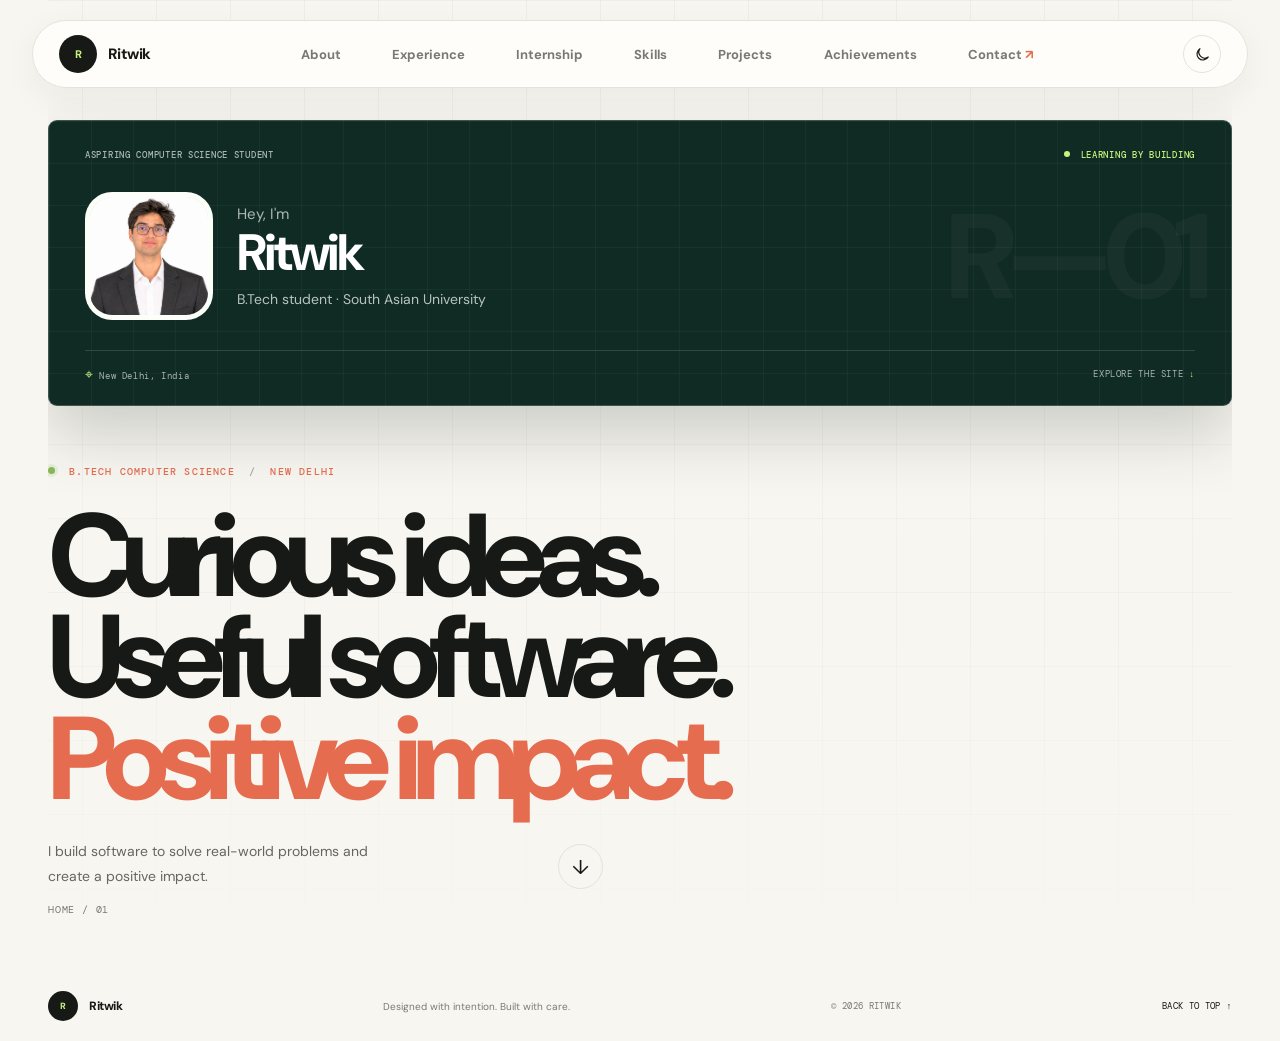
<file: index.html>
<!doctype html>
<html lang="en">
  <head>
    <meta charset="UTF-8" />
    <meta name="viewport" content="width=device-width, initial-scale=1.0" />
    <meta name="description" content="Ritwik's portfolio: software projects, academic journey, and achievements." />
    <meta name="theme-color" content="#f8f6f1" />
    <title>Ritwik — Portfolio</title>
    <link rel="preconnect" href="https://fonts.googleapis.com" />
    <link rel="preconnect" href="https://fonts.gstatic.com" crossorigin />
    <link href="https://fonts.googleapis.com/css2?family=DM+Mono:wght@400;500&family=DM+Sans:wght@400;500;600;700;800&display=swap" rel="stylesheet" />
    <link rel="stylesheet" href="styles.css" />
    <script src="script.js" defer></script>
  </head>
  <body>
    <header class="site-header">
      <a class="brand" href="index.html" aria-label="Ritwik, home"><span class="brand-mark">R</span><span>Ritwik</span></a>
      <nav class="site-nav" id="primary-nav" aria-label="Main navigation">
        <a href="about.html">About</a>
        <a href="experience.html">Experience</a>
        <a href="internship.html">Internship</a>
        <a href="skills.html">Skills</a>
        <a href="projects.html">Projects</a>
        <a href="achievements.html">Achievements</a>
        <a href="contact.html">Contact <span class="nav-arrow" aria-hidden="true">↗</span></a>
      </nav>
      <button class="theme-toggle" type="button" aria-label="Switch to dark mode" aria-pressed="false">
        <svg class="theme-icon theme-icon-moon" viewBox="0 0 24 24" aria-hidden="true"><path d="M20.2 15.6A8.5 8.5 0 0 1 8.4 3.8 8.6 8.6 0 1 0 20.2 15.6Z" /></svg>
        <svg class="theme-icon theme-icon-sun" viewBox="0 0 24 24" aria-hidden="true"><circle cx="12" cy="12" r="4" /><path d="M12 2v2m0 16v2M4.93 4.93l1.42 1.42m11.3 11.3 1.42 1.42M2 12h2m16 0h2M4.93 19.07l1.42-1.42m11.3-11.3 1.42-1.42" /></svg>
      </button>
      <button class="menu-toggle" type="button" aria-expanded="false" aria-controls="primary-nav">
        <span class="sr-only">Toggle navigation</span><span></span><span></span>
      </button>
    </header>

    <main>
      <section class="hero section-shell" id="home">
        <div class="hero-grid" aria-hidden="true"></div>
        <div class="floating-note note-database" aria-hidden="true">
          <svg viewBox="0 0 48 48" fill="none"><ellipse cx="24" cy="11" rx="14" ry="6" /><path d="M10 11v24c0 3.4 6.3 6 14 6s14-2.6 14-6V11M10 23c0 3.4 6.3 6 14 6s14-2.6 14-6" /></svg>
        </div>
        <div class="floating-note note-code" aria-hidden="true">&lt;/&gt;</div>
        <div class="floating-note note-spark" aria-hidden="true">
          <svg viewBox="0 0 48 48" fill="none"><path d="M24 4 28 20l16 4-16 4-4 16-4-16-16-4 16-4 4-16Z" /></svg>
        </div>
        <aside class="profile-card" aria-label="Introduction">
          <div class="card-topline"><span>ASPIRING COMPUTER SCIENCE STUDENT</span><span class="live-label"><span></span> LEARNING BY BUILDING</span></div>
          <div class="profile-main">
            <div class="avatar" aria-hidden="true">
              <span>R</span><img class="avatar-photo" src="main_img.PNG" alt="" /><span class="avatar-orbit"></span>
            </div>
            <div class="profile-intro">
              <p class="profile-greeting">Hey, I'm</p>
              <h2>Ritwik</h2>
              <p>B.Tech student · South Asian University</p>
            </div>
          </div>
          <div class="card-footer"><span><span class="pin-icon" aria-hidden="true">⌖</span> New Delhi, India</span><span>EXPLORE THE SITE <span aria-hidden="true">↓</span></span></div>
          <div class="card-decoration" aria-hidden="true">R—01</div>
        </aside>
        <div class="hero-copy">
          <p class="eyebrow"><span class="status-dot"></span> B.TECH COMPUTER SCIENCE <span class="eyebrow-divider">/</span> NEW DELHI</p>
          <h1>Curious ideas.<br />Useful software.<br /><span>Positive impact.</span></h1>
          <div class="hero-bottom">
            <p class="hero-description">I build software to solve real-world problems and create a positive impact.</p>
            <a class="round-link" href="projects.html" aria-label="Explore my projects"><span aria-hidden="true">↓</span></a>
          </div>
        </div>
        <div class="hero-index" aria-hidden="true">HOME / 01</div>
      </section>
    </main>

    <footer class="site-footer section-shell">
      <a class="brand footer-brand" href="index.html"><span class="brand-mark">R</span><span>Ritwik</span></a>
      <p>Designed with intention. Built with care.</p>
      <span>© <span id="current-year">2026</span> RITWIK</span>
      <a class="back-top" href="index.html">BACK TO TOP ↑</a>
    </footer>
  </body>
</html>
</file>
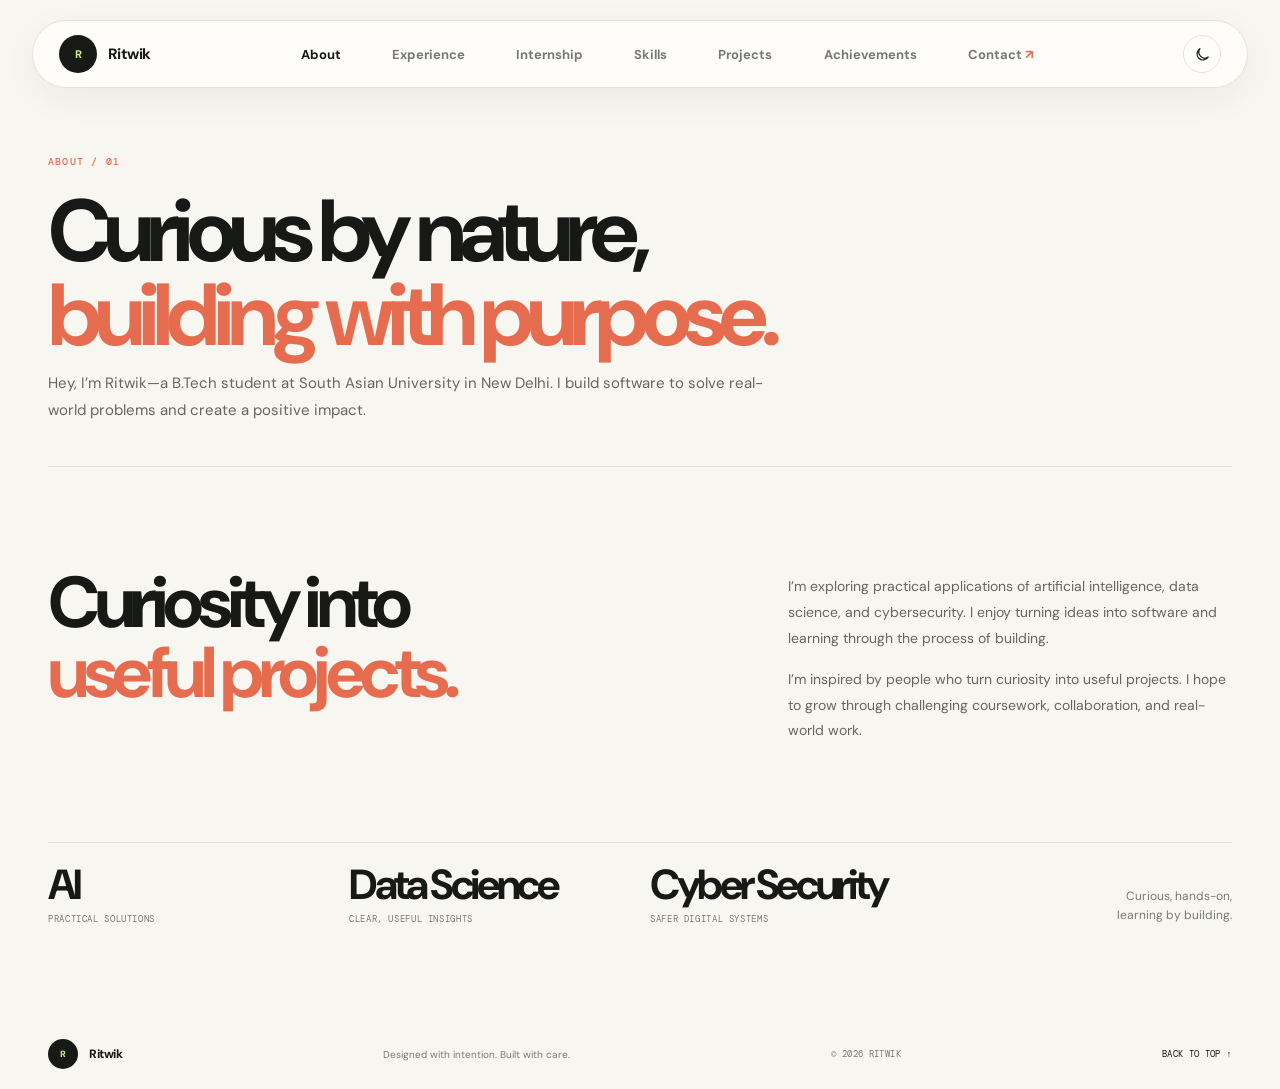
<file: about.html>
<!doctype html>
<html lang="en">
  <head>
    <meta charset="UTF-8" />
    <meta name="viewport" content="width=device-width, initial-scale=1.0" />
    <meta name="description" content="Learn about Ritwik, a computer science student interested in AI, data science, and cybersecurity." />
    <meta name="theme-color" content="#f8f6f1" />
    <title>About — Ritwik</title>
    <link rel="preconnect" href="https://fonts.googleapis.com" />
    <link rel="preconnect" href="https://fonts.gstatic.com" crossorigin />
    <link href="https://fonts.googleapis.com/css2?family=DM+Mono:wght@400;500&family=DM+Sans:wght@400;500;600;700;800&display=swap" rel="stylesheet" />
    <link rel="stylesheet" href="styles.css" />
    <script src="script.js" defer></script>
  </head>
  <body>
    <header class="site-header">
      <a class="brand" href="index.html" aria-label="Ritwik, home"><span class="brand-mark">R</span><span>Ritwik</span></a>
      <nav class="site-nav" id="primary-nav" aria-label="Main navigation">
        <a href="about.html" aria-current="page">About</a><a href="experience.html">Experience</a><a href="internship.html">Internship</a><a href="skills.html">Skills</a><a href="projects.html">Projects</a><a href="achievements.html">Achievements</a><a href="contact.html">Contact <span class="nav-arrow" aria-hidden="true">↗</span></a>
      </nav>
      <button class="theme-toggle" type="button" aria-label="Switch to dark mode" aria-pressed="false">
        <svg class="theme-icon theme-icon-moon" viewBox="0 0 24 24" aria-hidden="true"><path d="M20.2 15.6A8.5 8.5 0 0 1 8.4 3.8 8.6 8.6 0 1 0 20.2 15.6Z" /></svg>
        <svg class="theme-icon theme-icon-sun" viewBox="0 0 24 24" aria-hidden="true"><circle cx="12" cy="12" r="4" /><path d="M12 2v2m0 16v2M4.93 4.93l1.42 1.42m11.3 11.3 1.42 1.42M2 12h2m16 0h2M4.93 19.07l1.42-1.42m11.3-11.3 1.42-1.42" /></svg>
      </button>
      <button class="menu-toggle" type="button" aria-expanded="false" aria-controls="primary-nav"><span class="sr-only">Toggle navigation</span><span></span><span></span></button>
    </header>
    <main class="page-main">
      <section class="page-hero section-shell">
        <p class="eyebrow">ABOUT / 01</p>
        <h1>Curious by nature,<br /><span>building with purpose.</span></h1>
        <p>Hey, I’m Ritwik—a B.Tech student at South Asian University in New Delhi. I build software to solve real-world problems and create a positive impact.</p>
      </section>
      <section class="page-content section-shell">
        <div class="about-layout">
          <h2>Curiosity into<br /><span>useful projects.</span></h2>
          <div class="about-copy">
            <p>I’m exploring practical applications of artificial intelligence, data science, and cybersecurity. I enjoy turning ideas into software and learning through the process of building.</p>
            <p>I’m inspired by people who turn curiosity into useful projects. I hope to grow through challenging coursework, collaboration, and real-world work.</p>
          </div>
        </div>
        <div class="stat-row">
          <div class="stat"><strong>AI</strong><span>PRACTICAL SOLUTIONS</span></div>
          <div class="stat"><strong>Data Science</strong><span>CLEAR, USEFUL INSIGHTS</span></div>
          <div class="stat"><strong>Cyber Security</strong><span>SAFER DIGITAL SYSTEMS</span></div>
          <p class="stat-note">Curious, hands-on,<br />learning by building.</p>
        </div>
      </section>
    </main>
    <footer class="site-footer section-shell">
      <a class="brand footer-brand" href="index.html"><span class="brand-mark">R</span><span>Ritwik</span></a><p>Designed with intention. Built with care.</p><span>© <span id="current-year">2026</span> RITWIK</span><a class="back-top" href="about.html">BACK TO TOP ↑</a>
    </footer>
  </body>
</html>
</file>
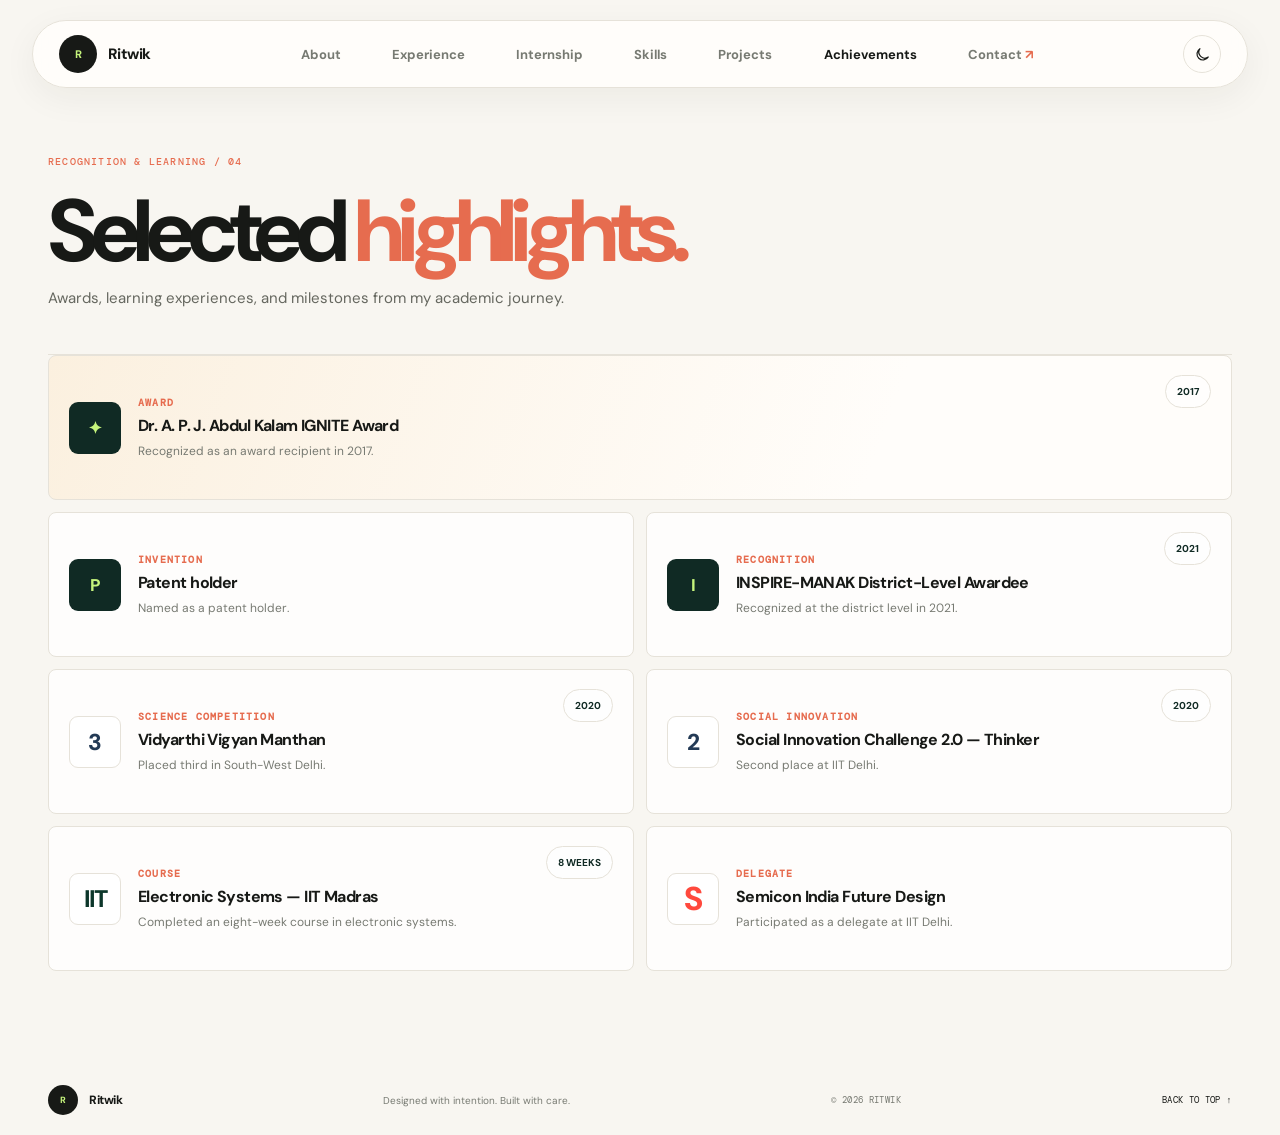
<file: achievements.html>
<!doctype html>
<html lang="en">
  <head>
    <meta charset="UTF-8" />
    <meta name="viewport" content="width=device-width, initial-scale=1.0" />
    <meta name="description" content="Ritwik's awards, coursework, and selected achievements." />
    <meta name="theme-color" content="#f8f6f1" />
    <title>Achievements — Ritwik</title>
    <link rel="preconnect" href="https://fonts.googleapis.com" />
    <link rel="preconnect" href="https://fonts.gstatic.com" crossorigin />
    <link href="https://fonts.googleapis.com/css2?family=DM+Mono:wght@400;500&family=DM+Sans:wght@400;500;600;700;800&display=swap" rel="stylesheet" />
    <link rel="stylesheet" href="styles.css" />
    <script src="script.js" defer></script>
  </head>
  <body>
    <header class="site-header">
      <a class="brand" href="index.html" aria-label="Ritwik, home"><span class="brand-mark">R</span><span>Ritwik</span></a>
      <nav class="site-nav" id="primary-nav" aria-label="Main navigation">
        <a href="about.html">About</a><a href="experience.html">Experience</a><a href="internship.html">Internship</a><a href="skills.html">Skills</a><a href="projects.html">Projects</a><a href="achievements.html" aria-current="page">Achievements</a><a href="contact.html">Contact <span class="nav-arrow" aria-hidden="true">↗</span></a>
      </nav>
      <button class="theme-toggle" type="button" aria-label="Switch to dark mode" aria-pressed="false">
        <svg class="theme-icon theme-icon-moon" viewBox="0 0 24 24" aria-hidden="true"><path d="M20.2 15.6A8.5 8.5 0 0 1 8.4 3.8 8.6 8.6 0 1 0 20.2 15.6Z" /></svg>
        <svg class="theme-icon theme-icon-sun" viewBox="0 0 24 24" aria-hidden="true"><circle cx="12" cy="12" r="4" /><path d="M12 2v2m0 16v2M4.93 4.93l1.42 1.42m11.3 11.3 1.42 1.42M2 12h2m16 0h2M4.93 19.07l1.42-1.42m11.3-11.3 1.42-1.42" /></svg>
      </button>
      <button class="menu-toggle" type="button" aria-expanded="false" aria-controls="primary-nav"><span class="sr-only">Toggle navigation</span><span></span><span></span></button>
    </header>
    <main class="page-main">
      <section class="page-hero section-shell">
        <p class="eyebrow">RECOGNITION &amp; LEARNING / 04</p>
        <h1>Selected <span>highlights.</span></h1>
        <p>Awards, learning experiences, and milestones from my academic journey.</p>
      </section>
      <section class="credentials section-shell content-section">
        <div class="credential-grid">
          <article class="credential-card credential-featured"><div class="credential-mark research-mark" aria-hidden="true">✦</div><div class="credential-info"><p class="eyebrow">AWARD</p><h3>Dr. A. P. J. Abdul Kalam IGNITE Award</h3><p>Recognized as an award recipient in 2017.</p></div><span class="credential-date">2017</span></article>
          <article class="credential-card"><div class="credential-mark research-mark" aria-hidden="true">P</div><div class="credential-info"><p class="eyebrow">INVENTION</p><h3>Patent holder</h3><p>Named as a patent holder.</p></div></article>
          <article class="credential-card"><div class="credential-mark research-mark" aria-hidden="true">I</div><div class="credential-info"><p class="eyebrow">RECOGNITION</p><h3>INSPIRE-MANAK District-Level Awardee</h3><p>Recognized at the district level in 2021.</p></div><span class="credential-date">2021</span></article>
          <article class="credential-card"><div class="credential-mark security-mark" aria-hidden="true">3</div><div class="credential-info"><p class="eyebrow">SCIENCE COMPETITION</p><h3>Vidyarthi Vigyan Manthan</h3><p>Placed third in South-West Delhi.</p></div><span class="credential-date">2020</span></article>
          <article class="credential-card"><div class="credential-mark security-mark" aria-hidden="true">2</div><div class="credential-info"><p class="eyebrow">SOCIAL INNOVATION</p><h3>Social Innovation Challenge 2.0 — Thinker</h3><p>Second place at IIT Delhi.</p></div><span class="credential-date">2020</span></article>
          <article class="credential-card"><div class="credential-mark django-mark" aria-hidden="true">IIT</div><div class="credential-info"><p class="eyebrow">COURSE</p><h3>Electronic Systems — IIT Madras</h3><p>Completed an eight-week course in electronic systems.</p></div><span class="credential-date">8 WEEKS</span></article>
          <article class="credential-card"><div class="credential-mark databricks-mark" aria-hidden="true">S</div><div class="credential-info"><p class="eyebrow">DELEGATE</p><h3>Semicon India Future Design</h3><p>Participated as a delegate at IIT Delhi.</p></div></article>
        </div>
      </section>
    </main>
    <footer class="site-footer section-shell">
      <a class="brand footer-brand" href="index.html"><span class="brand-mark">R</span><span>Ritwik</span></a><p>Designed with intention. Built with care.</p><span>© <span id="current-year">2026</span> RITWIK</span><a class="back-top" href="achievements.html">BACK TO TOP ↑</a>
    </footer>
  </body>
</html>
</file>
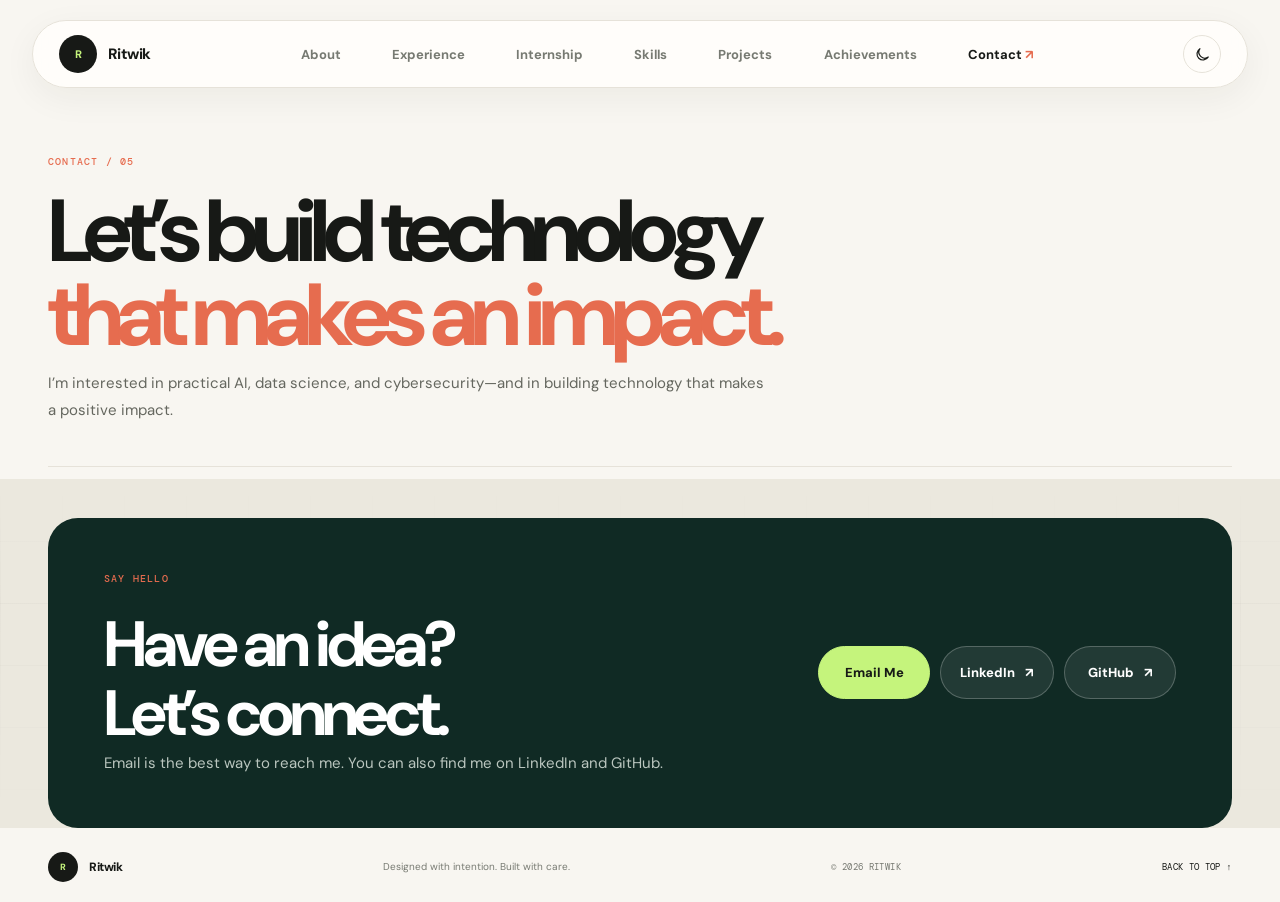
<file: contact.html>
<!doctype html>
<html lang="en">
  <head>
    <meta charset="UTF-8" />
    <meta name="viewport" content="width=device-width, initial-scale=1.0" />
    <meta name="description" content="Contact Ritwik about software, AI, data science, and cybersecurity." />
    <meta name="theme-color" content="#f8f6f1" />
    <title>Contact — Ritwik</title>
    <link rel="preconnect" href="https://fonts.googleapis.com" />
    <link rel="preconnect" href="https://fonts.gstatic.com" crossorigin />
    <link href="https://fonts.googleapis.com/css2?family=DM+Mono:wght@400;500&family=DM+Sans:wght@400;500;600;700;800&display=swap" rel="stylesheet" />
    <link rel="stylesheet" href="styles.css" />
    <script src="script.js" defer></script>
  </head>
  <body>
    <header class="site-header">
      <a class="brand" href="index.html" aria-label="Ritwik, home"><span class="brand-mark">R</span><span>Ritwik</span></a>
      <nav class="site-nav" id="primary-nav" aria-label="Main navigation">
        <a href="about.html">About</a><a href="experience.html">Experience</a><a href="internship.html">Internship</a><a href="skills.html">Skills</a><a href="projects.html">Projects</a><a href="achievements.html">Achievements</a><a href="contact.html" aria-current="page">Contact <span class="nav-arrow" aria-hidden="true">↗</span></a>
      </nav>
      <button class="theme-toggle" type="button" aria-label="Switch to dark mode" aria-pressed="false">
        <svg class="theme-icon theme-icon-moon" viewBox="0 0 24 24" aria-hidden="true"><path d="M20.2 15.6A8.5 8.5 0 0 1 8.4 3.8 8.6 8.6 0 1 0 20.2 15.6Z" /></svg>
        <svg class="theme-icon theme-icon-sun" viewBox="0 0 24 24" aria-hidden="true"><circle cx="12" cy="12" r="4" /><path d="M12 2v2m0 16v2M4.93 4.93l1.42 1.42m11.3 11.3 1.42 1.42M2 12h2m16 0h2M4.93 19.07l1.42-1.42m11.3-11.3 1.42-1.42" /></svg>
      </button>
      <button class="menu-toggle" type="button" aria-expanded="false" aria-controls="primary-nav"><span class="sr-only">Toggle navigation</span><span></span><span></span></button>
    </header>
    <main class="page-main">
      <section class="page-hero section-shell">
        <p class="eyebrow">CONTACT / 05</p>
        <h1>Let’s build technology<br /><span>that makes an impact.</span></h1>
        <p>I’m interested in practical AI, data science, and cybersecurity—and in building technology that makes a positive impact.</p>
      </section>
      <section class="contact-area">
        <div class="contact-grid" aria-hidden="true"></div>
        <div class="contact-panel section-shell">
          <div class="contact-copy"><p class="eyebrow">SAY HELLO</p><h2>Have an idea?<br />Let’s connect.</h2><p>Email is the best way to reach me. You can also find me on LinkedIn and GitHub.</p></div>
          <div class="contact-actions">
            <a class="contact-action contact-email" href="mailto:19.ritwik@gmail.com">Email Me</a>
            <a class="contact-action" href="https://www.linkedin.com/in/ritwik-1b1032441/" target="_blank" rel="noopener noreferrer">LinkedIn <span aria-hidden="true">↗</span></a>
            <a class="contact-action" href="https://github.com/RitwikCodes" target="_blank" rel="noopener noreferrer">GitHub <span aria-hidden="true">↗</span></a>
          </div>
        </div>
      </section>
    </main>
    <footer class="site-footer section-shell">
      <a class="brand footer-brand" href="index.html"><span class="brand-mark">R</span><span>Ritwik</span></a><p>Designed with intention. Built with care.</p><span>© <span id="current-year">2026</span> RITWIK</span><a class="back-top" href="contact.html">BACK TO TOP ↑</a>
    </footer>
  </body>
</html>
</file>
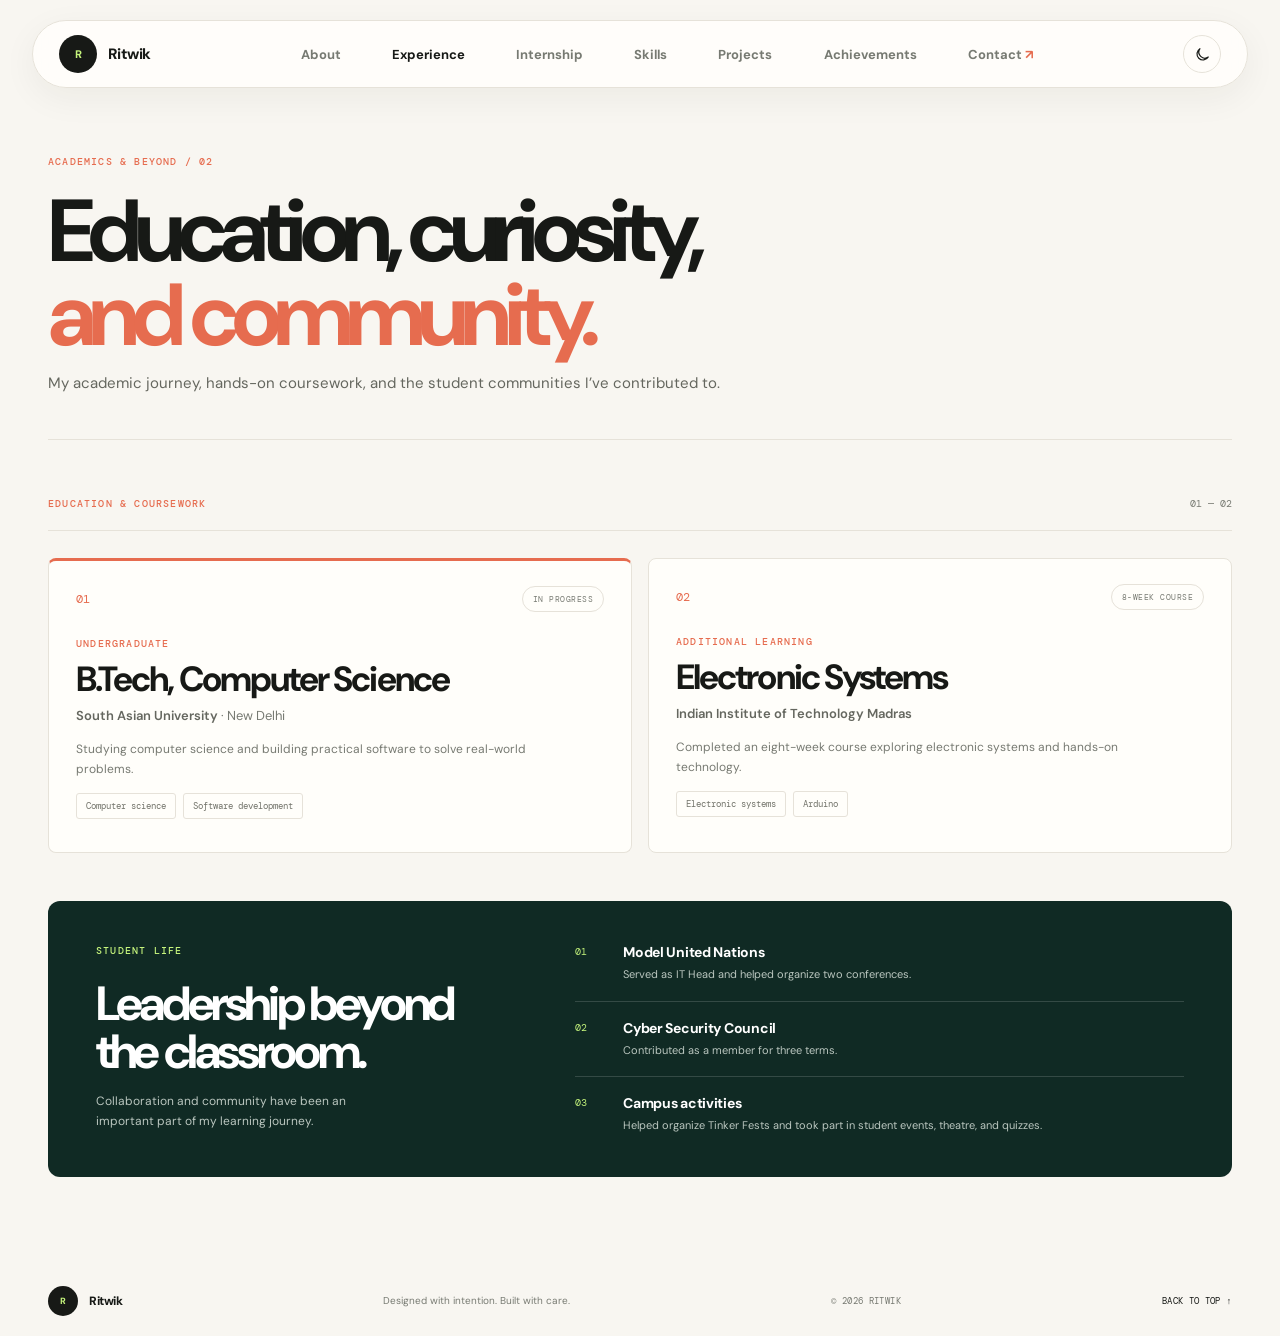
<file: experience.html>
<!doctype html>
<html lang="en">
  <head>
    <meta charset="UTF-8" />
    <meta name="viewport" content="width=device-width, initial-scale=1.0" />
    <meta name="description" content="Ritwik's academic journey, coursework, and student leadership." />
    <meta name="theme-color" content="#f8f6f1" />
    <title>Experience — Ritwik</title>
    <link rel="preconnect" href="https://fonts.googleapis.com" />
    <link rel="preconnect" href="https://fonts.gstatic.com" crossorigin />
    <link href="https://fonts.googleapis.com/css2?family=DM+Mono:wght@400;500&family=DM+Sans:wght@400;500;600;700;800&display=swap" rel="stylesheet" />
    <link rel="stylesheet" href="styles.css" />
    <script src="script.js" defer></script>
  </head>
  <body>
    <header class="site-header">
      <a class="brand" href="index.html" aria-label="Ritwik, home"><span class="brand-mark">R</span><span>Ritwik</span></a>
      <nav class="site-nav" id="primary-nav" aria-label="Main navigation">
        <a href="about.html">About</a><a href="experience.html" aria-current="page">Experience</a><a href="internship.html">Internship</a><a href="skills.html">Skills</a><a href="projects.html">Projects</a><a href="achievements.html">Achievements</a><a href="contact.html">Contact <span class="nav-arrow" aria-hidden="true">↗</span></a>
      </nav>
      <button class="theme-toggle" type="button" aria-label="Switch to dark mode" aria-pressed="false">
        <svg class="theme-icon theme-icon-moon" viewBox="0 0 24 24" aria-hidden="true"><path d="M20.2 15.6A8.5 8.5 0 0 1 8.4 3.8 8.6 8.6 0 1 0 20.2 15.6Z" /></svg>
        <svg class="theme-icon theme-icon-sun" viewBox="0 0 24 24" aria-hidden="true"><circle cx="12" cy="12" r="4" /><path d="M12 2v2m0 16v2M4.93 4.93l1.42 1.42m11.3 11.3 1.42 1.42M2 12h2m16 0h2M4.93 19.07l1.42-1.42m11.3-11.3 1.42-1.42" /></svg>
      </button>
      <button class="menu-toggle" type="button" aria-expanded="false" aria-controls="primary-nav"><span class="sr-only">Toggle navigation</span><span></span><span></span></button>
    </header>
    <main class="page-main">
      <section class="page-hero section-shell">
        <p class="eyebrow">ACADEMICS &amp; BEYOND / 02</p>
        <h1>Education, curiosity,<br /><span>and community.</span></h1>
        <p>My academic journey, hands-on coursework, and the student communities I’ve contributed to.</p>
      </section>
      <section class="education-section section-shell">
        <div class="section-heading"><p class="eyebrow">EDUCATION &amp; COURSEWORK</p><span class="section-number">01 — 02</span></div>
        <div class="education-grid">
          <article class="education-card education-current">
            <div class="education-card-top"><span class="education-index">01</span><span class="education-status">IN PROGRESS</span></div>
            <p class="eyebrow">UNDERGRADUATE</p>
            <h2>B.Tech, Computer Science</h2>
            <h3>South Asian University <span>· New Delhi</span></h3>
            <p>Studying computer science and building practical software to solve real-world problems.</p>
            <div class="tag-list"><span>Computer science</span><span>Software development</span></div>
          </article>
          <article class="education-card">
            <div class="education-card-top"><span class="education-index">02</span><span class="education-status">8-WEEK COURSE</span></div>
            <p class="eyebrow">ADDITIONAL LEARNING</p>
            <h2>Electronic Systems</h2>
            <h3>Indian Institute of Technology Madras</h3>
            <p>Completed an eight-week course exploring electronic systems and hands-on technology.</p>
            <div class="tag-list"><span>Electronic systems</span><span>Arduino</span></div>
          </article>
        </div>
      </section>
      <section class="community-panel section-shell">
        <div class="community-intro">
          <p class="eyebrow">STUDENT LIFE</p>
          <h2>Leadership beyond<br />the classroom.</h2>
          <p>Collaboration and community have been an important part of my learning journey.</p>
        </div>
        <div class="community-list">
          <article class="community-item"><span>01</span><div><h3>Model United Nations</h3><p>Served as IT Head and helped organize two conferences.</p></div></article>
          <article class="community-item"><span>02</span><div><h3>Cyber Security Council</h3><p>Contributed as a member for three terms.</p></div></article>
          <article class="community-item"><span>03</span><div><h3>Campus activities</h3><p>Helped organize Tinker Fests and took part in student events, theatre, and quizzes.</p></div></article>
        </div>
      </section>
    </main>
    <footer class="site-footer section-shell">
      <a class="brand footer-brand" href="index.html"><span class="brand-mark">R</span><span>Ritwik</span></a><p>Designed with intention. Built with care.</p><span>© <span id="current-year">2026</span> RITWIK</span><a class="back-top" href="experience.html">BACK TO TOP ↑</a>
    </footer>
  </body>
</html>
</file>
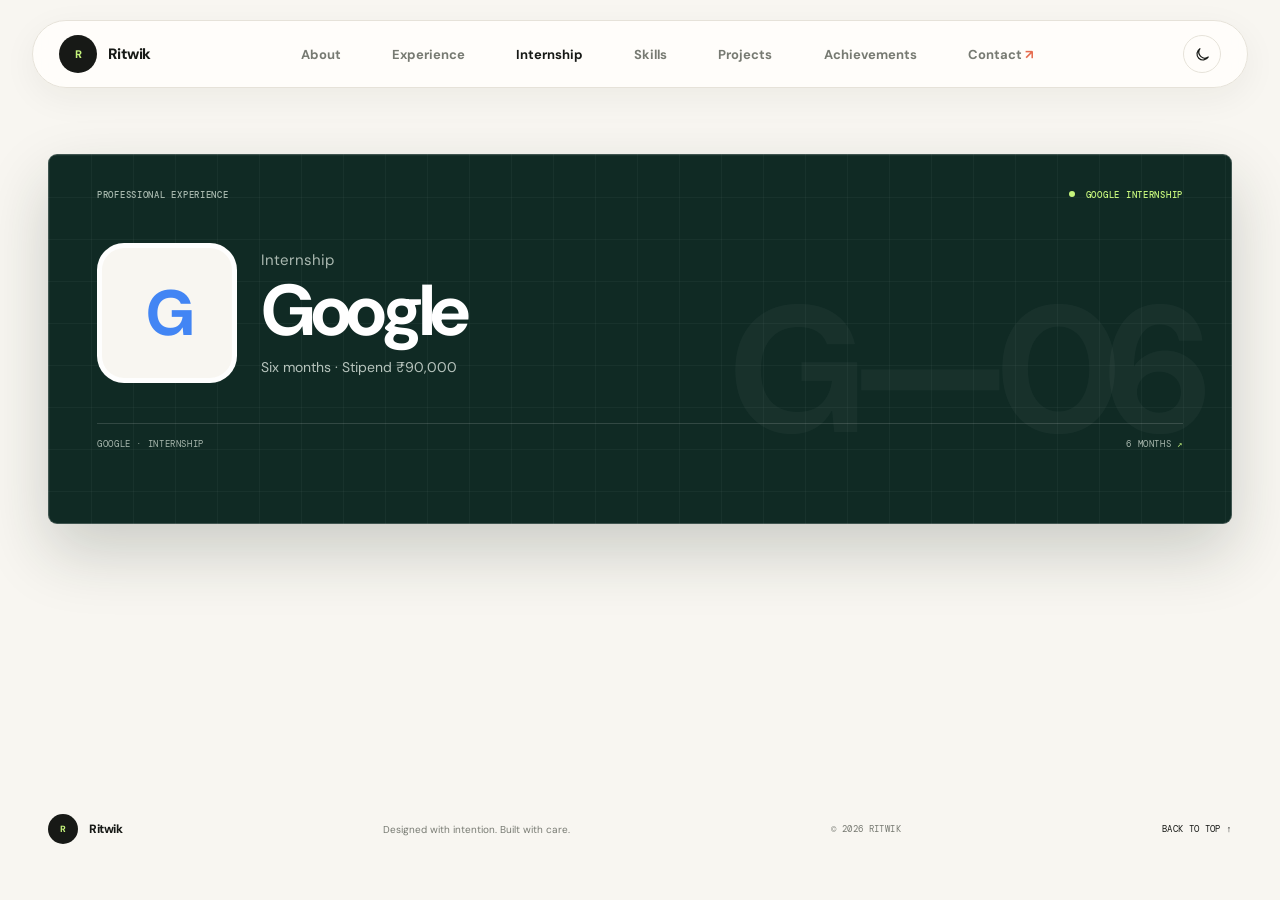
<file: internship.html>
<!doctype html>
<html lang="en">
  <head>
    <meta charset="UTF-8" />
    <meta name="viewport" content="width=device-width, initial-scale=1.0" />
    <meta name="description" content="Ritwik's six-month internship at Google with a stipend of ₹90,000." />
    <meta name="theme-color" content="#f8f6f1" />
    <title>Internship — Ritwik</title>
    <link rel="preconnect" href="https://fonts.googleapis.com" />
    <link rel="preconnect" href="https://fonts.gstatic.com" crossorigin />
    <link href="https://fonts.googleapis.com/css2?family=DM+Mono:wght@400;500&family=DM+Sans:wght@400;500;600;700;800&display=swap" rel="stylesheet" />
    <link rel="stylesheet" href="styles.css" />
    <script src="script.js" defer></script>
  </head>
  <body>
    <header class="site-header">
      <a class="brand" href="index.html" aria-label="Ritwik, home"><span class="brand-mark">R</span><span>Ritwik</span></a>
      <nav class="site-nav" id="primary-nav" aria-label="Main navigation">
        <a href="about.html">About</a><a href="experience.html">Experience</a><a href="internship.html" aria-current="page">Internship</a><a href="skills.html">Skills</a><a href="projects.html">Projects</a><a href="achievements.html">Achievements</a><a href="contact.html">Contact <span class="nav-arrow" aria-hidden="true">↗</span></a>
      </nav>
      <button class="theme-toggle" type="button" aria-label="Switch to dark mode" aria-pressed="false">
        <svg class="theme-icon theme-icon-moon" viewBox="0 0 24 24" aria-hidden="true"><path d="M20.2 15.6A8.5 8.5 0 0 1 8.4 3.8 8.6 8.6 0 1 0 20.2 15.6Z" /></svg>
        <svg class="theme-icon theme-icon-sun" viewBox="0 0 24 24" aria-hidden="true"><circle cx="12" cy="12" r="4" /><path d="M12 2v2m0 16v2M4.93 4.93l1.42 1.42m11.3 11.3 1.42 1.42M2 12h2m16 0h2M4.93 19.07l1.42-1.42m11.3-11.3 1.42-1.42" /></svg>
      </button>
      <button class="menu-toggle" type="button" aria-expanded="false" aria-controls="primary-nav"><span class="sr-only">Toggle navigation</span><span></span><span></span></button>
    </header>
    <main class="page-main">
      <section class="internship-feature section-shell">
        <article class="profile-card internship-card" aria-label="Google internship details">
          <div class="card-topline"><span>PROFESSIONAL EXPERIENCE</span><span class="live-label"><span></span> GOOGLE INTERNSHIP</span></div>
          <div class="profile-main">
            <div class="avatar internship-company-mark" aria-hidden="true"><span>G</span></div>
            <div class="profile-intro">
              <p class="profile-greeting">Internship</p>
              <h1>Google</h1>
              <p>Six months · Stipend ₹90,000</p>
            </div>
          </div>
          <div class="card-footer"><span>GOOGLE · INTERNSHIP</span><span>6 MONTHS <span aria-hidden="true">↗</span></span></div>
          <div class="card-decoration" aria-hidden="true">G—06</div>
        </article>
      </section>
    </main>
    <footer class="site-footer section-shell">
      <a class="brand footer-brand" href="index.html"><span class="brand-mark">R</span><span>Ritwik</span></a><p>Designed with intention. Built with care.</p><span>© <span id="current-year">2026</span> RITWIK</span><a class="back-top" href="internship.html">BACK TO TOP ↑</a>
    </footer>
  </body>
</html>
</file>
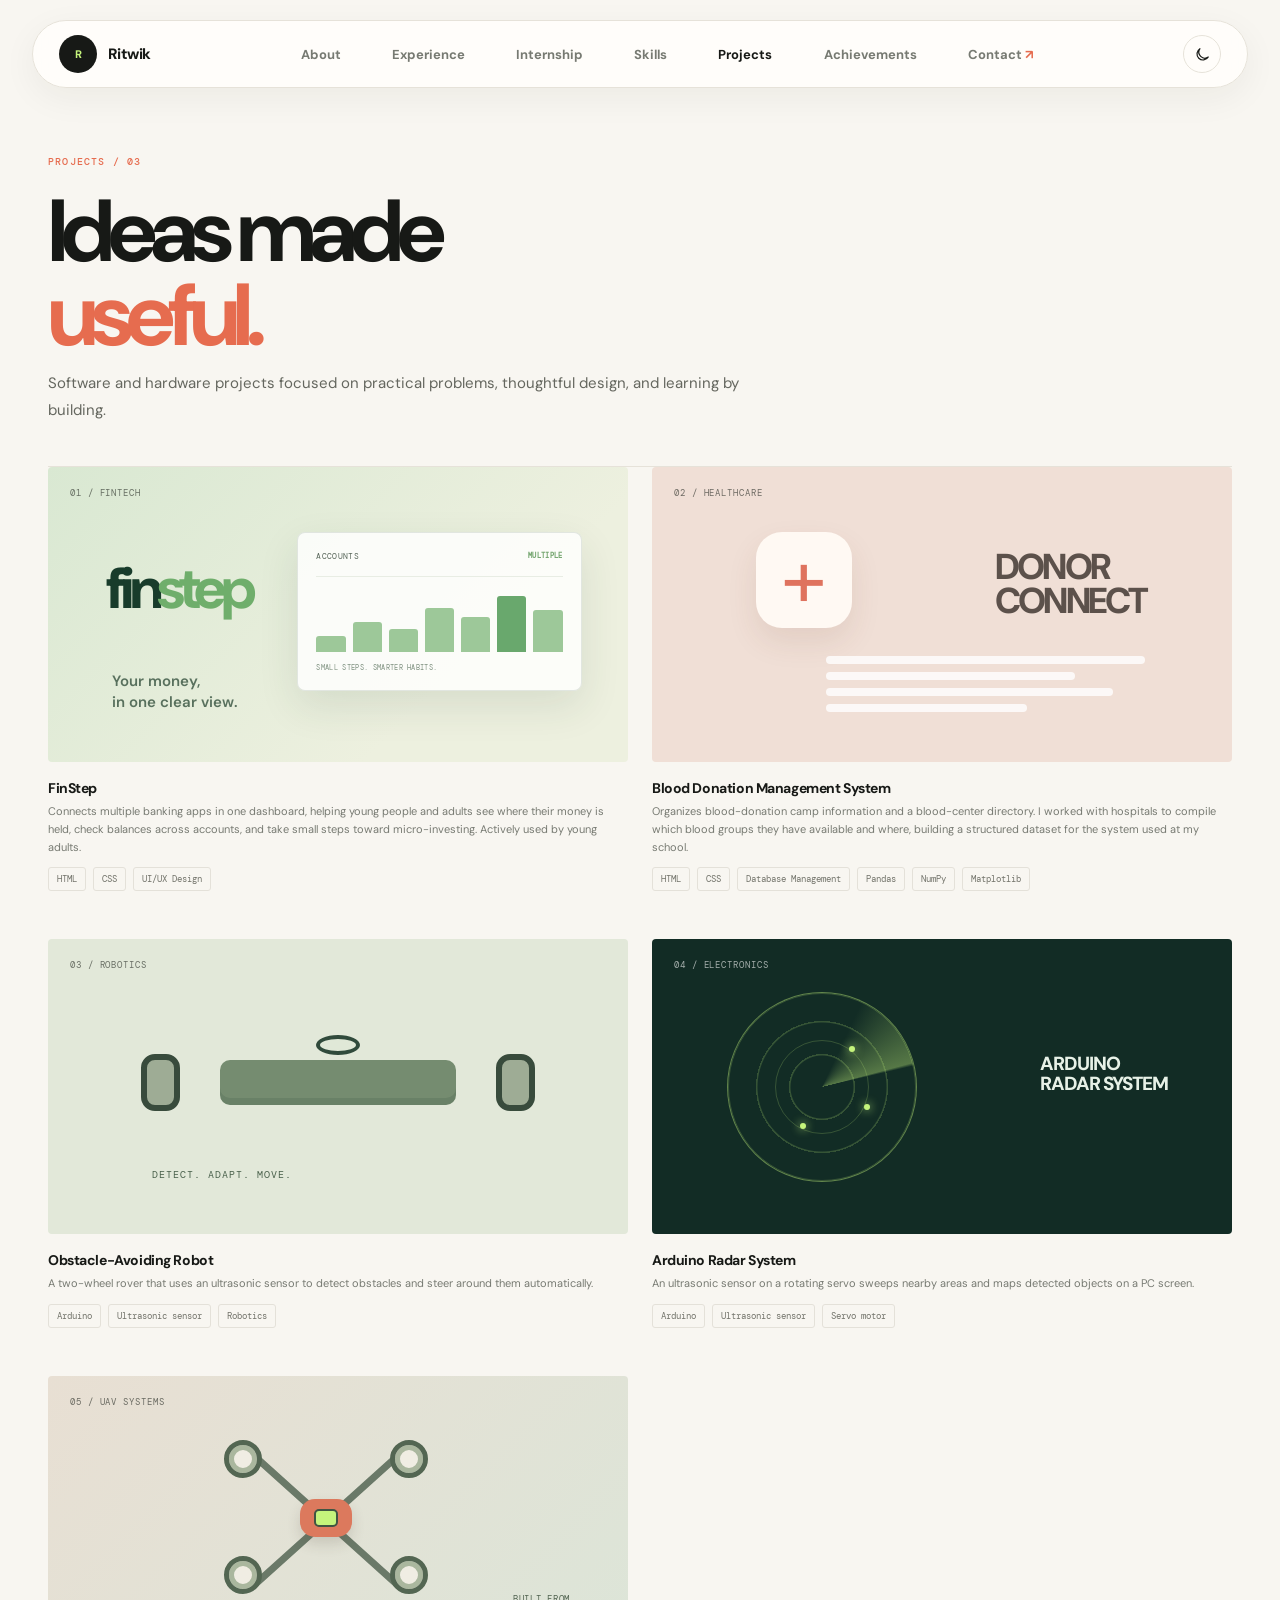
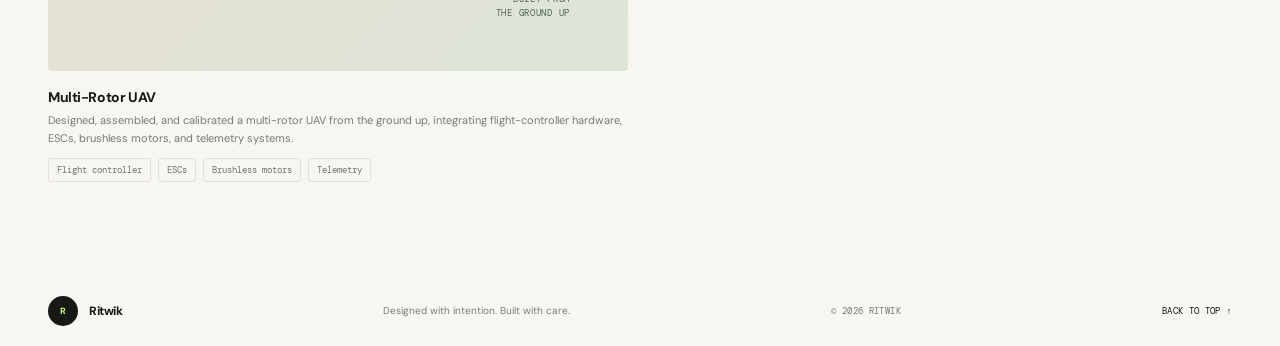
<file: projects.html>
<!doctype html>
<html lang="en">
  <head>
    <meta charset="UTF-8" />
    <meta name="viewport" content="width=device-width, initial-scale=1.0" />
    <meta name="description" content="Selected software, data, and Arduino projects by Ritwik." />
    <meta name="theme-color" content="#f8f6f1" />
    <title>Projects — Ritwik</title>
    <link rel="preconnect" href="https://fonts.googleapis.com" />
    <link rel="preconnect" href="https://fonts.gstatic.com" crossorigin />
    <link href="https://fonts.googleapis.com/css2?family=DM+Mono:wght@400;500&family=DM+Sans:wght@400;500;600;700;800&display=swap" rel="stylesheet" />
    <link rel="stylesheet" href="styles.css" />
    <script src="script.js" defer></script>
  </head>
  <body>
    <header class="site-header">
      <a class="brand" href="index.html" aria-label="Ritwik, home"><span class="brand-mark">R</span><span>Ritwik</span></a>
      <nav class="site-nav" id="primary-nav" aria-label="Main navigation">
        <a href="about.html">About</a><a href="experience.html">Experience</a><a href="internship.html">Internship</a><a href="skills.html">Skills</a><a href="projects.html" aria-current="page">Projects</a><a href="achievements.html">Achievements</a><a href="contact.html">Contact <span class="nav-arrow" aria-hidden="true">↗</span></a>
      </nav>
      <button class="theme-toggle" type="button" aria-label="Switch to dark mode" aria-pressed="false">
        <svg class="theme-icon theme-icon-moon" viewBox="0 0 24 24" aria-hidden="true"><path d="M20.2 15.6A8.5 8.5 0 0 1 8.4 3.8 8.6 8.6 0 1 0 20.2 15.6Z" /></svg>
        <svg class="theme-icon theme-icon-sun" viewBox="0 0 24 24" aria-hidden="true"><circle cx="12" cy="12" r="4" /><path d="M12 2v2m0 16v2M4.93 4.93l1.42 1.42m11.3 11.3 1.42 1.42M2 12h2m16 0h2M4.93 19.07l1.42-1.42m11.3-11.3 1.42-1.42" /></svg>
      </button>
      <button class="menu-toggle" type="button" aria-expanded="false" aria-controls="primary-nav"><span class="sr-only">Toggle navigation</span><span></span><span></span></button>
    </header>
    <main class="page-main">
      <section class="page-hero section-shell">
        <p class="eyebrow">PROJECTS / 03</p>
        <h1>Ideas made<br /><span>useful.</span></h1>
        <p>Software and hardware projects focused on practical problems, thoughtful design, and learning by building.</p>
      </section>
      <section class="projects section-shell content-section">
        <div class="project-grid">
          <article class="project-card">
            <div class="project-visual visual-finstep" aria-hidden="true">
              <span class="visual-label">01 / FINTECH</span>
              <span class="finstep-wordmark">fin<span>step</span></span>
              <span class="finstep-caption">Your money,<br />in one clear view.</span>
              <span class="finstep-ui"><span>ACCOUNTS <b>MULTIPLE</b></span><span class="finstep-bars"><i></i><i></i><i></i><i></i><i></i><i></i><i></i></span><span>SMALL STEPS. SMARTER HABITS.</span></span>
            </div>
            <div class="project-meta"><div><h3>FinStep</h3><p>Connects multiple banking apps in one dashboard, helping young people and adults see where their money is held, check balances across accounts, and take small steps toward micro-investing. Actively used by young adults.</p></div></div>
            <div class="tag-list"><span>HTML</span><span>CSS</span><span>UI/UX Design</span></div>
          </article>
          <article class="project-card">
            <div class="project-visual visual-donation" aria-hidden="true">
              <span class="visual-label">02 / HEALTHCARE</span><span class="donation-cross">+</span><span class="donation-title">DONOR<br />CONNECT</span><span class="donation-records"><i></i><i></i><i></i><i></i></span>
            </div>
            <div class="project-meta"><div><h3>Blood Donation Management System</h3><p>Organizes blood-donation camp information and a blood-center directory. I worked with hospitals to compile which blood groups they have available and where, building a structured dataset for the system used at my school.</p></div></div>
            <div class="tag-list"><span>HTML</span><span>CSS</span><span>Database Management</span><span>Pandas</span><span>NumPy</span><span>Matplotlib</span></div>
          </article>
          <article class="project-card">
            <div class="project-visual visual-rover" aria-hidden="true">
              <span class="visual-label">03 / ROBOTICS</span><span class="rover-art"><i class="rover-wheel"></i><i class="rover-chassis"></i><i class="rover-sensor"></i><i class="rover-wheel"></i></span><span class="rover-caption">DETECT. ADAPT. MOVE.</span>
            </div>
            <div class="project-meta"><div><h3>Obstacle-Avoiding Robot</h3><p>A two-wheel rover that uses an ultrasonic sensor to detect obstacles and steer around them automatically.</p></div></div>
            <div class="tag-list"><span>Arduino</span><span>Ultrasonic sensor</span><span>Robotics</span></div>
          </article>
          <article class="project-card">
            <div class="project-visual visual-radar" aria-hidden="true">
              <span class="visual-label">04 / ELECTRONICS</span><span class="radar-scope"><i></i><i></i><i></i><b></b></span><span class="radar-caption">ARDUINO<br />RADAR SYSTEM</span>
            </div>
            <div class="project-meta"><div><h3>Arduino Radar System</h3><p>An ultrasonic sensor on a rotating servo sweeps nearby areas and maps detected objects on a PC screen.</p></div></div>
            <div class="tag-list"><span>Arduino</span><span>Ultrasonic sensor</span><span>Servo motor</span></div>
          </article>
          <article class="project-card">
            <div class="project-visual visual-drone" aria-hidden="true">
              <span class="visual-label">05 / UAV SYSTEMS</span>
              <span class="drone-frame">
                <i class="drone-arm"></i><i class="drone-arm"></i><i class="drone-arm"></i><i class="drone-arm"></i>
                <i class="drone-motor"></i><i class="drone-motor"></i><i class="drone-motor"></i><i class="drone-motor"></i>
                <i class="drone-body"></i><i class="drone-controller"></i>
              </span>
              <span class="drone-caption">BUILT FROM<br />THE GROUND UP</span>
            </div>
            <div class="project-meta"><div><h3>Multi-Rotor UAV</h3><p>Designed, assembled, and calibrated a multi-rotor UAV from the ground up, integrating flight-controller hardware, ESCs, brushless motors, and telemetry systems.</p></div></div>
            <div class="tag-list"><span>Flight controller</span><span>ESCs</span><span>Brushless motors</span><span>Telemetry</span></div>
          </article>
        </div>
      </section>
    </main>
    <footer class="site-footer section-shell">
      <a class="brand footer-brand" href="index.html"><span class="brand-mark">R</span><span>Ritwik</span></a><p>Designed with intention. Built with care.</p><span>© <span id="current-year">2026</span> RITWIK</span><a class="back-top" href="projects.html">BACK TO TOP ↑</a>
    </footer>
  </body>
</html>
</file>
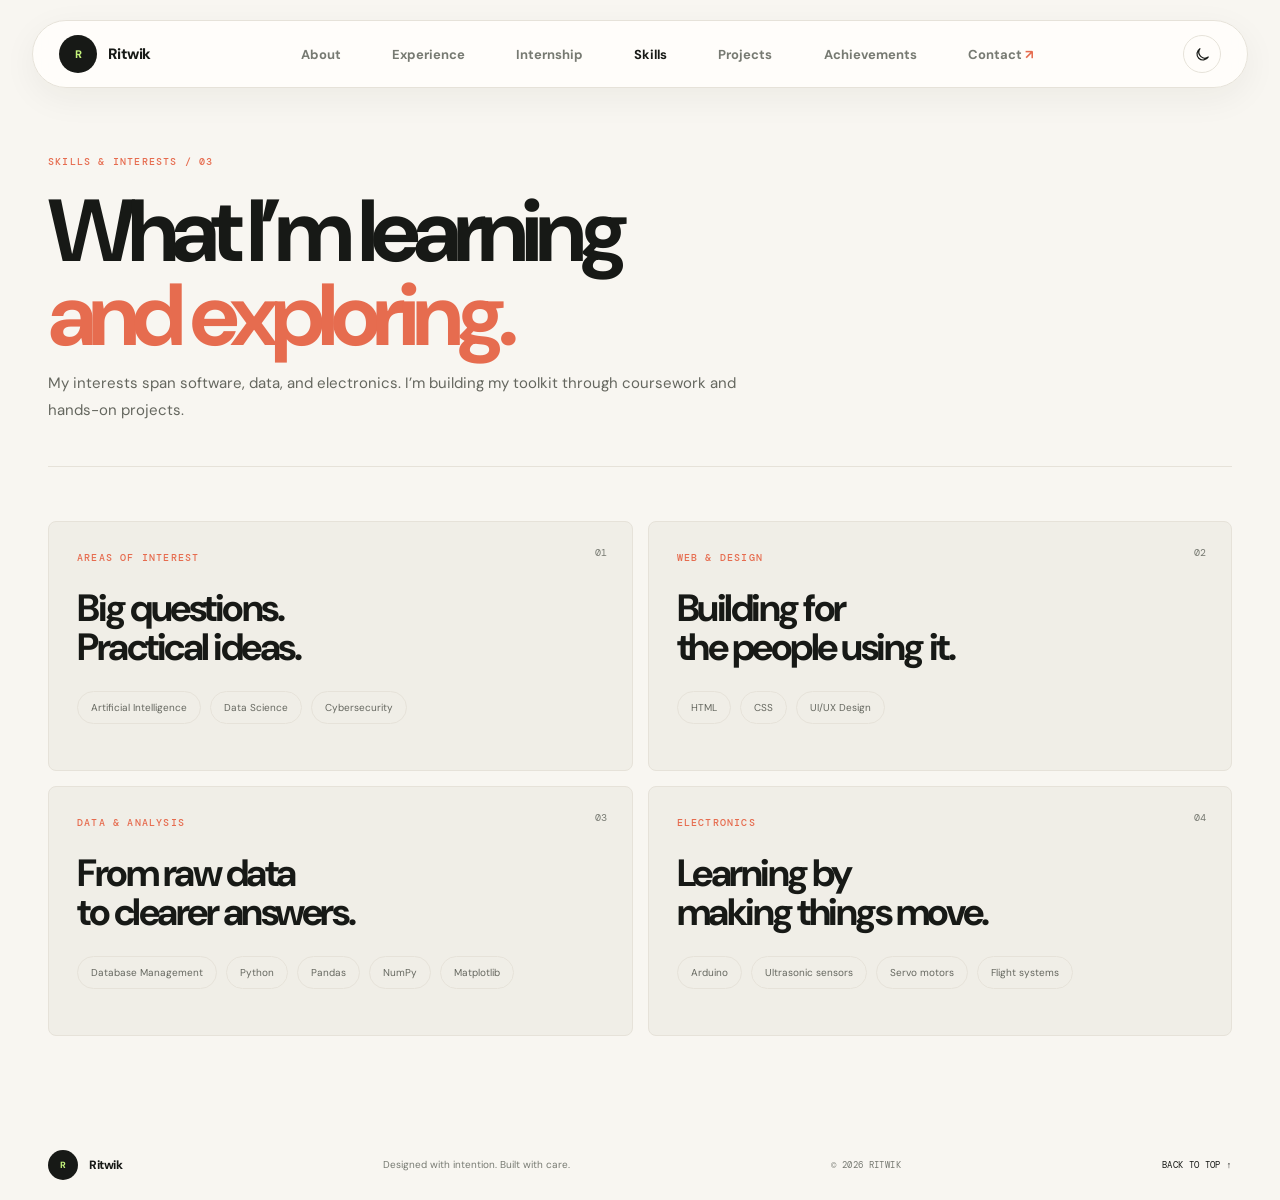
<file: skills.html>
<!doctype html>
<html lang="en">
  <head>
    <meta charset="UTF-8" />
    <meta name="viewport" content="width=device-width, initial-scale=1.0" />
    <meta name="description" content="Ritwik's interests and technical toolkit across AI, data science, cybersecurity, and electronics." />
    <meta name="theme-color" content="#f8f6f1" />
    <title>Skills — Ritwik</title>
    <link rel="preconnect" href="https://fonts.googleapis.com" />
    <link rel="preconnect" href="https://fonts.gstatic.com" crossorigin />
    <link href="https://fonts.googleapis.com/css2?family=DM+Mono:wght@400;500&family=DM+Sans:wght@400;500;600;700;800&display=swap" rel="stylesheet" />
    <link rel="stylesheet" href="styles.css" />
    <script src="script.js" defer></script>
  </head>
  <body>
    <header class="site-header">
      <a class="brand" href="index.html" aria-label="Ritwik, home"><span class="brand-mark">R</span><span>Ritwik</span></a>
      <nav class="site-nav" id="primary-nav" aria-label="Main navigation">
        <a href="about.html">About</a><a href="experience.html">Experience</a><a href="internship.html">Internship</a><a href="skills.html" aria-current="page">Skills</a><a href="projects.html">Projects</a><a href="achievements.html">Achievements</a><a href="contact.html">Contact <span class="nav-arrow" aria-hidden="true">↗</span></a>
      </nav>
      <button class="theme-toggle" type="button" aria-label="Switch to dark mode" aria-pressed="false">
        <svg class="theme-icon theme-icon-moon" viewBox="0 0 24 24" aria-hidden="true"><path d="M20.2 15.6A8.5 8.5 0 0 1 8.4 3.8 8.6 8.6 0 1 0 20.2 15.6Z" /></svg>
        <svg class="theme-icon theme-icon-sun" viewBox="0 0 24 24" aria-hidden="true"><circle cx="12" cy="12" r="4" /><path d="M12 2v2m0 16v2M4.93 4.93l1.42 1.42m11.3 11.3 1.42 1.42M2 12h2m16 0h2M4.93 19.07l1.42-1.42m11.3-11.3 1.42-1.42" /></svg>
      </button>
      <button class="menu-toggle" type="button" aria-expanded="false" aria-controls="primary-nav"><span class="sr-only">Toggle navigation</span><span></span><span></span></button>
    </header>
    <main class="page-main">
      <section class="page-hero section-shell">
        <p class="eyebrow">SKILLS &amp; INTERESTS / 03</p>
        <h1>What I’m learning<br /><span>and exploring.</span></h1>
        <p>My interests span software, data, and electronics. I’m building my toolkit through coursework and hands-on projects.</p>
      </section>
      <section class="skills-page-grid section-shell">
        <article class="skills-card">
          <span class="skills-card-index">01</span>
          <p class="eyebrow">AREAS OF INTEREST</p>
          <h2>Big questions.<br />Practical ideas.</h2>
          <div class="skill-chips"><span>Artificial Intelligence</span><span>Data Science</span><span>Cybersecurity</span></div>
        </article>
        <article class="skills-card">
          <span class="skills-card-index">02</span>
          <p class="eyebrow">WEB &amp; DESIGN</p>
          <h2>Building for<br />the people using it.</h2>
          <div class="skill-chips"><span>HTML</span><span>CSS</span><span>UI/UX Design</span></div>
        </article>
        <article class="skills-card">
          <span class="skills-card-index">03</span>
          <p class="eyebrow">DATA &amp; ANALYSIS</p>
          <h2>From raw data<br />to clearer answers.</h2>
          <div class="skill-chips"><span>Database Management</span><span>Python</span><span>Pandas</span><span>NumPy</span><span>Matplotlib</span></div>
        </article>
        <article class="skills-card">
          <span class="skills-card-index">04</span>
          <p class="eyebrow">ELECTRONICS</p>
          <h2>Learning by<br />making things move.</h2>
          <div class="skill-chips"><span>Arduino</span><span>Ultrasonic sensors</span><span>Servo motors</span><span>Flight systems</span></div>
        </article>
      </section>
    </main>
    <footer class="site-footer section-shell">
      <a class="brand footer-brand" href="index.html"><span class="brand-mark">R</span><span>Ritwik</span></a><p>Designed with intention. Built with care.</p><span>© <span id="current-year">2026</span> RITWIK</span><a class="back-top" href="skills.html">BACK TO TOP ↑</a>
    </footer>
  </body>
</html>
</file>
<file: styles.css>
:root {
  color-scheme: light;
  --paper: #f8f6f1;
  --ink: #171916;
  --muted: #777a72;
  --line: #e6e2d9;
  --orange: #e66c4f;
  --lime: #c5f47c;
  --forest: #102a24;
  --header-bg: rgba(255, 254, 251, .88);
  --surface: #fffefa;
  --section-alt: #f0eee7;
  --contact-bg: #ebe8de;
  --body-muted: #65675f;
  --tag-text: #72736a;
  --tag-border: #e4e1d9;
  --card-bg: rgba(255, 255, 255, .82);
  --feature-card-bg: linear-gradient(110deg, #fbf0df, #fffdfa 70%);
  --pill-bg: rgba(255, 255, 255, .7);
  --pill-ink: #102a24;
  --mark-bg: #fff;
  --grid-line: rgba(60, 55, 45, .045);
  --mono: "DM Mono", "Courier New", monospace;
  --sans: "DM Sans", Arial, sans-serif;
}

:root[data-theme="dark"] {
  color-scheme: dark;
  --paper: #121714;
  --ink: #f1f0e9;
  --muted: #b4b9b1;
  --line: #343c36;
  --orange: #f18469;
  --forest: #0c2821;
  --header-bg: rgba(27, 33, 29, .92);
  --surface: #1b211d;
  --section-alt: #1a211c;
  --contact-bg: #171d19;
  --body-muted: #c1c5bd;
  --tag-text: #c1c6bd;
  --tag-border: #3a433c;
  --card-bg: rgba(255, 255, 255, .045);
  --feature-card-bg: linear-gradient(110deg, #302a22, #242923 70%);
  --pill-bg: #29332c;
  --pill-ink: #e0e9df;
  --mark-bg: #29332c;
  --grid-line: rgba(220, 230, 215, .055);
}

* { box-sizing: border-box; }
html { scroll-behavior: smooth; scroll-padding-top: 100px; }
body {
  margin: 0;
  background: var(--paper);
  color: var(--ink);
  font-family: var(--sans);
  -webkit-font-smoothing: antialiased;
}
a { color: inherit; text-decoration: none; }
button { font: inherit; }
.sr-only {
  position: absolute;
  width: 1px;
  height: 1px;
  padding: 0;
  margin: -1px;
  overflow: hidden;
  clip: rect(0, 0, 0, 0);
  white-space: nowrap;
  border: 0;
}
.section-shell { width: min(1200px, calc(100% - 96px)); margin-inline: auto; }
.site-header {
  z-index: 20;
  position: absolute;
  top: 20px;
  left: 50%;
  transform: translateX(-50%);
  width: min(1240px, calc(100% - 64px));
  height: 68px;
  padding: 0 26px;
  display: flex;
  align-items: center;
  justify-content: space-between;
  border: 1px solid var(--line);
  border-radius: 50px;
  background: var(--header-bg);
  box-shadow: 0 10px 35px rgba(40, 35, 25, .055);
  backdrop-filter: blur(14px);
}
.brand { display: inline-flex; align-items: center; gap: 11px; font-size: 15px; font-weight: 800; letter-spacing: -.04em; }
.brand-mark {
  width: 38px;
  height: 38px;
  display: grid;
  place-items: center;
  border-radius: 50%;
  color: var(--lime);
  background: var(--ink);
  font-size: 11px;
  letter-spacing: -.04em;
}
.site-nav { display: flex; align-items: center; gap: clamp(24px, 4vw, 52px); }
.site-nav a { color: var(--muted); font-size: 13px; font-weight: 700; transition: color .2s ease; }
.site-nav a:hover, .site-nav a:focus-visible { color: var(--orange); }
.nav-arrow { color: var(--orange); }
.theme-toggle {
  width: 38px;
  height: 38px;
  display: grid;
  place-items: center;
  flex: none;
  border: 1px solid var(--line);
  border-radius: 50%;
  color: var(--ink);
  background: transparent;
  cursor: pointer;
  transition: color .2s, background .2s, border-color .2s;
}
.theme-toggle:hover { color: var(--orange); background: var(--surface); }
.theme-toggle:focus-visible, .menu-toggle:focus-visible, .site-nav a:focus-visible, a:focus-visible { outline: 2px solid var(--orange); outline-offset: 3px; }
.theme-icon { width: 17px; height: 17px; fill: none; stroke: currentColor; stroke-linecap: round; stroke-linejoin: round; stroke-width: 1.7; }
.theme-icon-sun { display: none; }
:root[data-theme="dark"] .theme-icon-moon { display: none; }
:root[data-theme="dark"] .theme-icon-sun { display: block; }
.menu-toggle { display: none; }

.hero {
  min-height: 0;
  height: auto;
  position: relative;
  padding-top: 120px;
  padding-bottom: 78px;
  display: flex;
  flex-direction: column;
  overflow: hidden;
}
.hero-grid, .contact-grid {
  position: absolute;
  inset: 0 calc((1200px - 100vw) / 2);
  pointer-events: none;
  background-image: linear-gradient(var(--grid-line) 1px, transparent 1px), linear-gradient(90deg, var(--grid-line) 1px, transparent 1px);
  background-size: 74px 74px;
  mask-image: linear-gradient(to bottom, black 0%, rgba(0,0,0,.7) 66%, transparent 100%);
}
.hero-copy { position: relative; z-index: 2; width: 100%; margin-top: 58px; }
.eyebrow {
  margin: 0;
  color: var(--orange);
  font: 500 10px/1.5 var(--mono);
  letter-spacing: .12em;
}
.hero .eyebrow { margin-bottom: 27px; }
.status-dot, .live-label span {
  width: 7px;
  height: 7px;
  display: inline-block;
  vertical-align: 1px;
  margin-right: 7px;
  border-radius: 50%;
  background: #88b958;
  box-shadow: 0 0 0 3px rgba(136, 185, 88, .14);
}
.eyebrow-divider { padding: 0 7px; color: #aaa69d; }
.hero h1 {
  margin: 0;
  font-size: clamp(76px, 9.2vw, 118px);
  line-height: .86;
  letter-spacing: -.092em;
  font-weight: 800;
  white-space: nowrap;
}
.hero h1 span { color: var(--orange); }
.hero-bottom { display: flex; align-items: end; justify-content: space-between; max-width: 555px; margin-top: 29px; }
.hero-description { width: 330px; margin: 0; color: var(--body-muted); font-size: 14px; line-height: 1.8; }
.round-link {
  width: 45px;
  height: 45px;
  display: grid;
  place-items: center;
  flex: none;
  border: 1px solid var(--line);
  border-radius: 50%;
  font-size: 20px;
  transition: color .2s, background .2s, transform .2s;
}
.round-link:hover { color: var(--paper); background: var(--ink); transform: translateY(3px); }
.profile-card {
  position: relative;
  z-index: 3;
  width: 100%;
  min-height: 0;
  padding: 28px 36px 22px;
  overflow: hidden;
  color: #fff;
  background-color: var(--forest);
  background-image: linear-gradient(rgba(255,255,255,.035) 1px, transparent 1px), linear-gradient(90deg, rgba(255,255,255,.035) 1px, transparent 1px);
  background-size: 42px 42px;
  border: 1px solid rgba(255,255,255,.2);
  border-radius: 9px;
  box-shadow: 0 28px 65px rgba(27, 38, 29, .2);
}
.card-topline, .card-footer { position: relative; z-index: 2; display: flex; justify-content: space-between; align-items: center; }
.card-topline { color: #a7b8ae; font: 500 9px var(--mono); letter-spacing: .08em; }
.live-label { color: var(--lime); }
.live-label span { width: 6px; height: 6px; margin-right: 5px; background: var(--lime); box-shadow: none; }
.profile-main { position: relative; z-index: 2; display: flex; align-items: center; gap: 24px; margin: 31px 0 30px; }
.avatar {
  position: relative;
  width: 128px;
  height: 128px;
  display: grid;
  place-items: center;
  flex: none;
  overflow: hidden;
  border: 5px solid rgba(255,255,255,.92);
  border-radius: 27px;
  background: #d7edbd;
  color: #22402e;
}
.avatar > span:first-child { font-size: 32px; font-weight: 800; letter-spacing: -.09em; }
.avatar-photo { position: absolute; z-index: 2; inset: 0; width: 100%; height: 100%; object-fit: cover; opacity: 0; }
.avatar-photo.is-loaded { opacity: 1; }
.avatar-orbit { position: absolute; width: 120px; height: 40px; border: 1px solid rgba(34,64,46,.3); border-radius: 50%; transform: rotate(-35deg); }
.profile-greeting { margin: 0 0 1px; color: #abb9b1; font-size: 15px; }
.profile-intro h2 { margin: 0; font-size: clamp(32px, 4vw, 54px); line-height: 1.1; letter-spacing: -.06em; }
.profile-intro > p:last-child { margin: 8px 0 0; color: #b7c4bd; font-size: 14px; }
.card-footer { border-top: 1px solid rgba(255,255,255,.14); padding-top: 14px; color: #a8b7ae; font: 9px var(--mono); letter-spacing: .07em; }
.card-footer span:last-child span { color: var(--lime); }
.pin-icon { color: var(--lime); font-size: 14px; }
.card-decoration { position: absolute; right: 30px; bottom: 70px; color: rgba(255,255,255,.035); font-size: 120px; font-weight: 800; letter-spacing: -.1em; }
.internship-feature { padding-top: 36px; padding-bottom: 90px; }
.internship-card { min-height: 370px; padding: 34px 48px 24px; }
.internship-card .profile-main { margin: 42px 0 40px; }
.internship-card .avatar { width: 140px; height: 140px; background: #f8f6f1; }
.internship-card .internship-company-mark > span { color: #4285f4; font-size: 64px; font-weight: 800; }
.internship-card .profile-intro h1 { margin: 0; font-size: clamp(42px, 7vw, 72px); line-height: 1.1; letter-spacing: -.06em; }
.internship-card .profile-intro > p:last-child { font-size: 14px; }
.internship-card .card-decoration { right: 40px; bottom: 35px; font-size: clamp(100px, 18vw, 180px); }
.hero-index { position: absolute; left: 0; bottom: 51px; color: var(--muted); font: 10px var(--mono); letter-spacing: .08em; }
.hero .floating-note {
  display: none;
}
.floating-note {
  position: absolute;
  z-index: 1;
  width: 75px;
  height: 75px;
  display: grid;
  place-items: center;
  color: #fffdf7;
  opacity: .8;
  transform: rotate(-12deg);
}
.floating-note svg { width: 42px; stroke: currentColor; stroke-width: 1.7; }
.note-database { top: 170px; right: 40px; background: #e6a181; transform: rotate(12deg); }
.note-code { top: 405px; right: 51%; background: #d7c6de; font: 18px var(--mono); transform: rotate(7deg); }
.note-spark { top: 248px; right: 9%; background: #d4dfca; transform: rotate(-9deg); }

.content-section { padding-top: 122px; padding-bottom: 126px; }
.page-main { min-height: calc(100vh - 110px); padding-top: 118px; }
.page-hero { padding-top: 36px; padding-bottom: 42px; border-bottom: 1px solid var(--line); }
.page-hero h1 { max-width: 1000px; margin: 20px 0 12px; font-size: clamp(48px, 8vw, 88px); line-height: .96; letter-spacing: -.08em; }
.page-hero h1 span { color: var(--orange); }
.page-hero > p:last-child { max-width: 720px; margin: 0; color: var(--body-muted); font-size: 15px; line-height: 1.8; }
.page-content { padding-top: 54px; padding-bottom: 90px; }
.page-main .projects { padding-top: 0; padding-bottom: 90px; }
.page-main .credentials { padding-top: 0; padding-bottom: 90px; }
.page-main .contact-area { margin-top: 12px; }
.site-nav a[aria-current="page"] { color: var(--ink); }
.section-heading { display: flex; justify-content: space-between; align-items: center; padding-bottom: 19px; border-bottom: 1px solid var(--line); }
.section-number { color: var(--muted); font: 10px var(--mono); }
.about-layout { display: grid; grid-template-columns: 1.05fr .75fr; gap: 10%; padding-top: 47px; }
.about-layout h2, .experience-layout > h2, .projects-heading h2 {
  margin: 0;
  font-size: clamp(42px, 6vw, 72px);
  line-height: .98;
  letter-spacing: -.075em;
}
.about-layout h2 span, .experience-layout > h2 span, .projects-heading h2 span { color: var(--orange); }
.about-copy { padding-top: 6px; color: var(--body-muted); font-size: 14px; line-height: 1.85; }
.about-copy p { margin: 0 0 15px; }
.text-link { display: inline-flex; gap: 14px; align-items: center; margin-top: 8px; color: var(--ink); font-size: 12px; font-weight: 700; }
.text-link span { color: var(--orange); font-size: 17px; }
.stat-row { display: grid; grid-template-columns: repeat(3, 1fr) 1fr; gap: 20px; margin-top: 83px; padding-top: 21px; border-top: 1px solid var(--line); }
.stat { display: flex; flex-direction: column; gap: 7px; }
.stat strong { font-size: 42px; line-height: 1; letter-spacing: -.08em; }
.stat strong span { color: var(--orange); }
.stat > span { color: var(--muted); font: 9px var(--mono); letter-spacing: .07em; }
.stat-note { align-self: end; justify-self: end; margin: 0; color: var(--muted); font-size: 12px; line-height: 1.6; text-align: right; }

.experience { padding-top: 75px; background: var(--section-alt); box-shadow: 0 0 0 100vmax var(--section-alt); clip-path: inset(0 -100vmax); }
.experience-layout { display: grid; grid-template-columns: .8fr 1.2fr; gap: 10%; padding-top: 50px; }
.timeline-item { display: grid; grid-template-columns: 120px 1fr; gap: 20px; padding: 0 0 30px; margin-bottom: 29px; border-bottom: 1px solid var(--line); }
.timeline-item:last-child { margin-bottom: 0; border: 0; }
.timeline-date { padding-top: 4px; color: var(--muted); font: 9px var(--mono); letter-spacing: .05em; }
.timeline-item h3 { margin: 0 0 10px; font-size: 16px; letter-spacing: -.03em; }
.timeline-company { color: var(--muted); font-size: 13px; font-weight: 500; }
.timeline-item p { max-width: 480px; margin: 0; color: var(--body-muted); font-size: 12px; line-height: 1.75; }
.tag-list { display: flex; flex-wrap: wrap; gap: 7px; margin-top: 14px; }
.tag-list span { padding: 6px 9px; border: 1px solid var(--tag-border); border-radius: 3px; color: var(--tag-text); font: 9px var(--mono); }
.experience .tag-list span { border-color: var(--line); }
.education-section { padding-top: 56px; padding-bottom: 48px; }
.education-grid { display: grid; grid-template-columns: 1fr 1fr; gap: 16px; padding-top: 27px; }
.education-card { min-height: 295px; padding: 25px 27px; border: 1px solid var(--line); border-radius: 8px; background: var(--surface); }
.education-current { border-top: 3px solid var(--orange); }
.education-card-top { display: flex; justify-content: space-between; align-items: center; margin-bottom: 24px; }
.education-index { color: var(--orange); font: 12px var(--mono); }
.education-status { padding: 7px 10px; border: 1px solid var(--line); border-radius: 20px; color: var(--muted); font: 8px var(--mono); letter-spacing: .06em; }
.education-card > .eyebrow { margin-bottom: 10px; }
.education-card h2 { margin: 0 0 9px; font-size: clamp(24px, 3vw, 35px); line-height: 1.05; letter-spacing: -.055em; }
.education-card h3 { margin: 0 0 15px; color: var(--body-muted); font-size: 13px; font-weight: 600; }
.education-card h3 span { color: var(--muted); font-weight: 400; }
.education-card > p:not(.eyebrow) { max-width: 450px; margin: 0; color: var(--muted); font-size: 12px; line-height: 1.7; }
.education-card .tag-list span { border-color: var(--line); }
.community-panel { display: grid; grid-template-columns: .82fr 1.18fr; gap: 56px; margin-bottom: 85px; padding: 42px 48px; border-radius: 12px; background: var(--forest); color: #fff; }
.community-intro .eyebrow { color: var(--lime); }
.community-intro h2 { margin: 22px 0 15px; font-size: clamp(30px, 4vw, 48px); line-height: 1; letter-spacing: -.07em; }
.community-intro > p:last-child { max-width: 290px; margin: 0; color: #bac6bf; font-size: 12px; line-height: 1.7; }
.community-list { align-self: center; }
.community-item { display: grid; grid-template-columns: 35px 1fr; gap: 13px; padding: 17px 0; border-bottom: 1px solid rgba(255,255,255,.15); }
.community-item:first-child { padding-top: 0; }
.community-item:last-child { padding-bottom: 0; border-bottom: 0; }
.community-item > span { padding-top: 2px; color: var(--lime); font: 10px var(--mono); }
.community-item h3 { margin: 0 0 5px; font-size: 14px; letter-spacing: -.02em; }
.community-item p { margin: 0; color: #bac6bf; font-size: 11px; line-height: 1.6; }
.skills-page-grid { display: grid; grid-template-columns: 1fr 1fr; gap: 15px; padding-top: 54px; padding-bottom: 90px; }
.skills-card { position: relative; min-height: 250px; padding: 28px; overflow: hidden; border: 1px solid var(--line); border-radius: 8px; background: var(--section-alt); }
.skills-card-index { position: absolute; top: 24px; right: 25px; color: var(--muted); font: 10px var(--mono); }
.skills-card h2 { margin: 24px 0 0; font-size: clamp(25px, 3vw, 38px); line-height: 1.02; letter-spacing: -.065em; }
.skills-card .skill-chips { justify-content: flex-start; margin-top: 25px; }
.skills-card .skill-chips span { border-color: var(--line); color: var(--body-muted); }
.skills-band { padding: 33px 0 37px; background: var(--forest); color: white; }
.skills-inner { display: flex; align-items: center; justify-content: space-between; gap: 40px; }
.skills-band .eyebrow { flex: none; color: var(--lime); }
.skill-chips { display: flex; justify-content: end; flex-wrap: wrap; gap: 9px; }
.skill-chips span { padding: 9px 13px; border: 1px solid rgba(255,255,255,.2); border-radius: 30px; color: #d8e0db; font-size: 10px; }

.projects { padding-top: 122px; }
.projects-heading { display: flex; justify-content: space-between; align-items: end; padding: 41px 0 38px; }
.projects-heading > p { margin: 0 0 5px; color: var(--muted); font-size: 12px; line-height: 1.7; }
.project-grid { display: grid; grid-template-columns: 1fr 1fr; gap: 48px 24px; }
.project-card { min-width: 0; }
.project-large { grid-column: 1 / -1; }
.project-visual {
  position: relative;
  height: 295px;
  display: block;
  overflow: hidden;
  border-radius: 4px;
}
.project-large .project-visual { height: 390px; }
.visual-label { position: absolute; z-index: 2; top: 20px; left: 22px; color: rgba(30,35,29,.62); font: 9px var(--mono); letter-spacing: .1em; }
.visual-finstep { background: linear-gradient(135deg, #d9e8d2, #edf0df 70%); }
.finstep-wordmark { position: absolute; top: 28%; left: 10%; color: #183c2b; font-size: clamp(34px, 5vw, 58px); font-weight: 800; letter-spacing: -.09em; }
.finstep-wordmark span { color: #6fae6b; }
.finstep-caption { position: absolute; left: 11%; bottom: 17%; color: #58705d; font-size: 15px; font-weight: 600; line-height: 1.35; }
.finstep-ui { position: absolute; top: 22%; right: 8%; width: 49%; padding: 18px; border: 1px solid rgba(32,64,43,.12); border-radius: 8px; background: rgba(255,255,255,.82); box-shadow: 0 15px 40px rgba(32,64,43,.11); color: #58665a; font: 8px var(--mono); letter-spacing: .04em; }
.finstep-ui > span:first-child { display: flex; justify-content: space-between; gap: 8px; padding-bottom: 15px; border-bottom: 1px solid #e8ede4; }
.finstep-ui b { color: #78a873; font-size: 7px; }
.finstep-ui > span:last-child { display: block; margin-top: 11px; color: #7f9180; font-size: 7px; }
.finstep-bars { height: 75px; display: flex; align-items: end; gap: 7px; padding-top: 12px; }
.finstep-bars i { flex: 1; min-height: 25%; border-radius: 3px 3px 0 0; background: #9dc899; }
.finstep-bars i:nth-child(2) { height: 48%; }
.finstep-bars i:nth-child(3) { height: 37%; }
.finstep-bars i:nth-child(4) { height: 70%; }
.finstep-bars i:nth-child(5) { height: 56%; }
.finstep-bars i:nth-child(6) { height: 88%; background: #69a86d; }
.finstep-bars i:nth-child(7) { height: 67%; }
.visual-donation { background: #f0dfd6; }
.donation-cross { position: absolute; top: 22%; left: 18%; width: 96px; height: 96px; display: grid; place-items: center; border-radius: 26px; background: #fff9f3; color: #df735e; font-size: 83px; font-weight: 400; line-height: 1; box-shadow: 0 14px 30px rgba(104,58,43,.1); }
.donation-title { position: absolute; top: 28%; right: 15%; color: #5c514b; font-size: clamp(22px, 3.2vw, 36px); font-weight: 800; line-height: .96; letter-spacing: -.08em; }
.donation-records { position: absolute; right: 15%; bottom: 17%; width: 55%; display: grid; gap: 8px; }
.donation-records i { height: 8px; border-radius: 10px; background: rgba(255,255,255,.8); }
.donation-records i:nth-child(2) { width: 78%; }
.donation-records i:nth-child(3) { width: 90%; }
.donation-records i:nth-child(4) { width: 63%; }
.visual-rover { background: #e2e8d9; }
.rover-art { position: absolute; top: 35%; left: 16%; width: 68%; height: 80px; display: flex; align-items: center; justify-content: space-between; }
.rover-wheel { width: 39px; height: 57px; border: 6px solid #384b3c; border-radius: 14px; background: #9eac95; }
.rover-chassis { position: absolute; left: 20%; right: 20%; height: 45px; border-radius: 10px; background: #758c70; box-shadow: inset 0 -7px rgba(24, 53, 38, .13); }
.rover-sensor { position: absolute; top: 0; left: 50%; width: 44px; height: 20px; border: 4px solid #304a3b; border-radius: 50%; background: #e0e8d7; transform: translate(-50%, -40%); }
.rover-caption { position: absolute; bottom: 18%; left: 18%; color: #4b624d; font: 10px var(--mono); letter-spacing: .1em; }
.visual-radar { background: #122c25; }
.visual-radar .visual-label { color: rgba(255,255,255,.62); }
.radar-scope { position: absolute; top: 18%; left: 13%; width: 190px; height: 190px; overflow: hidden; border: 1px solid rgba(197,244,124,.45); border-radius: 50%; background: repeating-radial-gradient(circle, transparent 0 31px, rgba(197,244,124,.2) 32px 33px), linear-gradient(90deg, transparent calc(50% - .5px), rgba(197,244,124,.22) 50%, transparent calc(50% + .5px)), linear-gradient(transparent calc(50% - .5px), rgba(197,244,124,.22) 50%, transparent calc(50% + .5px)); }
.radar-scope::before, .radar-scope::after { position: absolute; inset: 25%; border: 1px solid rgba(197,244,124,.2); border-radius: 50%; content: ""; }
.radar-scope::after { inset: 0; }
.radar-scope b { position: absolute; inset: 0; border-radius: 50%; background: conic-gradient(from 25deg, transparent 0deg, rgba(197,244,124,.38) 50deg, transparent 52deg); }
.radar-scope i { position: absolute; z-index: 1; width: 6px; height: 6px; border-radius: 50%; background: var(--lime); box-shadow: 0 0 10px var(--lime); }
.radar-scope i:nth-child(1) { top: 28%; left: 64%; }
.radar-scope i:nth-child(2) { top: 59%; left: 72%; }
.radar-scope i:nth-child(3) { top: 69%; left: 38%; }
.radar-caption { position: absolute; top: 39%; right: 11%; color: #e7f1e7; font-size: 19px; font-weight: 800; line-height: 1.05; letter-spacing: -.05em; }
.visual-drone { background: linear-gradient(135deg, #e8dfd3, #dce5d8); }
.drone-frame { position: absolute; top: 48%; left: 48%; width: 220px; height: 170px; transform: translate(-50%, -50%); }
.drone-arm { position: absolute; z-index: 1; top: 50%; left: 50%; width: 100px; height: 7px; border-radius: 8px; background: #6a7968; transform-origin: left center; }
.drone-arm:nth-child(1) { transform: rotate(42deg); }
.drone-arm:nth-child(2) { transform: rotate(138deg); }
.drone-arm:nth-child(3) { transform: rotate(222deg); }
.drone-arm:nth-child(4) { transform: rotate(318deg); }
.drone-motor { position: absolute; z-index: 2; width: 38px; height: 38px; border: 5px solid #536652; border-radius: 50%; background: #f0ede3; box-shadow: inset 0 0 0 5px #aab79e; }
.drone-motor:nth-child(5) { top: 8px; left: 8px; }
.drone-motor:nth-child(6) { top: 8px; right: 8px; }
.drone-motor:nth-child(7) { bottom: 8px; left: 8px; }
.drone-motor:nth-child(8) { right: 8px; bottom: 8px; }
.drone-body { position: absolute; z-index: 3; top: 67px; left: 84px; width: 52px; height: 38px; border-radius: 15px; background: #dc795d; box-shadow: 0 7px 14px rgba(67, 55, 44, .16); }
.drone-controller { position: absolute; z-index: 4; top: 77px; left: 98px; width: 24px; height: 18px; border: 2px solid #405543; border-radius: 5px; background: #c5f47c; }
.drone-caption { position: absolute; right: 10%; bottom: 17%; color: #526451; font: 9px/1.5 var(--mono); letter-spacing: .08em; text-align: right; }
.orbit-sun { position: absolute; top: 39%; left: 51%; width: 76px; height: 76px; border-radius: 50%; background: #e87855; box-shadow: 0 0 0 15px rgba(232,120,85,.11), 0 0 0 32px rgba(232,120,85,.07); }
.orbit-ring { position: absolute; top: 50%; left: 50%; border: 1px solid rgba(43,68,51,.34); border-radius: 50%; transform: translate(-50%,-50%) rotate(-22deg); }
.ring-one { width: 430px; height: 175px; }
.ring-two { width: 570px; height: 255px; transform: translate(-50%,-50%) rotate(31deg); }
.orbit-caption { position: absolute; right: 12%; bottom: 16%; color: #354c3c; font-size: 18px; font-weight: 700; line-height: 1.15; letter-spacing: -.05em; }
.visual-fieldnotes { display: grid; place-items: center; background: #ead9cc; }
.fieldnotes-paper { width: 190px; height: 220px; display: flex; flex-direction: column; justify-content: space-between; padding: 20px; transform: rotate(-7deg); color: #34372d; background: #f7f0e2; box-shadow: 8px 16px 35px rgba(67,49,38,.13); }
.fieldnotes-paper > span:first-child { font-size: 28px; font-weight: 800; line-height: .85; letter-spacing: -.08em; }
.paper-line { height: 1px; background: #d4cbb9; }
.paper-scribble { color: #81846f; font: 11px/1.5 var(--mono); }
.visual-common { background: #d5e0dc; }
.common-title { position: absolute; top: 29%; left: 13%; font-size: clamp(38px, 5vw, 61px); font-weight: 800; line-height: .85; letter-spacing: -.09em; }
.common-title span { color: var(--orange); }
.common-stamp { position: absolute; right: 15%; top: 27%; width: 81px; height: 81px; display: grid; place-items: center; border: 1px solid #566e61; border-radius: 50%; color: #566e61; font: 9px/1.4 var(--mono); text-align: center; transform: rotate(12deg); }
.project-meta { display: flex; justify-content: space-between; gap: 16px; margin-top: 17px; }
.project-meta h3 { margin: 0 0 5px; font-size: 14px; letter-spacing: -.03em; }
.project-meta p { margin: 0; color: var(--muted); font-size: 11px; line-height: 1.65; }
.project-year { padding-top: 2px; color: var(--muted); font: 9px var(--mono); }
.project-card .tag-list { margin-top: 11px; }
.project-card .tag-list span { padding: 5px 8px; }

.credentials { padding-top: 100px; }
.credentials-heading { display: flex; justify-content: space-between; align-items: center; gap: 20px; padding: 30px 0 27px; }
.credentials-heading h2 { margin: 0; font-size: clamp(42px, 6vw, 66px); line-height: 1; letter-spacing: -.075em; }
.credentials-heading h2 span { color: var(--orange); }
.credentials-heading > p { margin: 0; padding: 13px 17px; border: 1px solid var(--line); border-radius: 30px; background: var(--pill-bg); color: var(--pill-ink); font-size: 10px; font-weight: 800; white-space: nowrap; }
.credentials-heading > p span { color: #a7a499; }
.credential-grid { display: grid; grid-template-columns: 1fr 1fr; gap: 12px; }
.credential-card { display: flex; align-items: center; gap: 17px; min-height: 145px; padding: 19px 20px; border: 1px solid var(--line); border-radius: 8px; background: var(--card-bg); }
.credential-featured { grid-column: 1 / -1; background: var(--feature-card-bg); }
.credential-mark { width: 52px; height: 52px; display: grid; place-items: center; flex: none; border: 1px solid var(--line); border-radius: 9px; background: var(--mark-bg); color: var(--forest); font-size: 23px; font-weight: 800; }
.aws-mark { color: #f27b13; }
.databricks-mark { color: #ff493d; font-size: 33px; }
.security-mark { color: #233a55; }
.django-mark { color: #0c362a; font-size: 24px; letter-spacing: -.08em; }
.research-mark { border: 0; background: var(--forest); color: var(--lime); font-size: 17px; }
.credential-info { min-width: 0; flex: 1; }
.credential-info .eyebrow { margin-bottom: 5px; font-weight: 700; }
.credential-info h3 { margin: 0 0 6px; font-size: 16px; letter-spacing: -.035em; }
.credential-info > p:last-child { margin: 0; color: var(--muted); font-size: 12px; line-height: 1.6; }
.credential-date { align-self: flex-start; flex: none; padding: 9px 11px; border: 1px solid var(--line); border-radius: 24px; color: var(--pill-ink); background: var(--pill-bg); font-size: 10px; font-weight: 700; }

.contact-area { position: relative; padding: 39px 0 0; overflow: hidden; background: var(--contact-bg); }
.contact-grid { inset: 0; background-size: 62px 62px; opacity: .65; mask-image: linear-gradient(to bottom, transparent, black 35%, transparent); }
.contact-panel { position: relative; z-index: 1; display: flex; align-items: center; justify-content: space-between; gap: 35px; min-height: 310px; padding: 48px 56px; overflow: hidden; border-radius: 30px; background: var(--forest); color: white; }
.contact-copy { max-width: 760px; }
.contact-copy h2 { margin: 24px 0 2px; font-size: clamp(38px, 5vw, 73px); line-height: 1.09; letter-spacing: -.065em; }
.contact-copy > p:last-child { max-width: 770px; margin: 0; color: #bac6bf; font-size: 15px; line-height: 1.6; }
.contact-actions { display: flex; align-items: center; gap: 10px; flex: none; }
.contact-action { display: inline-flex; align-items: center; justify-content: center; gap: 10px; min-width: 112px; padding: 17px 19px; border: 1px solid rgba(255,255,255,.23); border-radius: 35px; color: white; background: rgba(255,255,255,.08); font-size: 13px; font-weight: 800; white-space: nowrap; transition: transform .2s, background .2s, color .2s; }
.contact-action:hover { transform: translateY(-2px); background: rgba(255,255,255,.16); }
.contact-action.contact-email { border-color: var(--lime); color: var(--ink); background: var(--lime); }
.contact-action.contact-email:hover { background: #d3ffa0; }
.site-footer { position: relative; z-index: 1; display: flex; justify-content: space-between; align-items: center; gap: 20px; padding: 24px 0 20px; }
.footer-brand { font-size: 12px; }
.footer-brand .brand-mark { width: 30px; height: 30px; font-size: 9px; }
.site-footer > p { margin: 0; color: var(--muted); font-size: 10px; }
.site-footer > span, .back-top { color: var(--muted); font: 9px var(--mono); letter-spacing: .04em; }
.back-top { color: var(--ink); }

@media (min-width: 1500px) {
  .hero { min-height: 900px; }
}
@media (max-width: 900px) {
  .section-shell { width: min(100% - 60px, 720px); }
  .hero { height: auto; min-height: 0; padding-top: 120px; padding-bottom: 70px; }
  .hero-copy { width: 100%; }
  .hero h1 { font-size: clamp(76px, 10vw, 108px); }
  .profile-card { width: 100%; }
  .hero-index { bottom: 60px; }
  .note-code { right: 47%; top: 420px; }
  .about-layout, .experience-layout { grid-template-columns: 1fr 1fr; gap: 7%; }
  .timeline-item { grid-template-columns: 90px 1fr; gap: 14px; }
  .community-panel { grid-template-columns: .8fr 1.2fr; gap: 26px; padding: 35px; }
  .skills-inner { align-items: flex-start; flex-direction: column; gap: 19px; }
  .skill-chips { justify-content: flex-start; }
  .project-large .project-visual { height: 340px; }
  .credentials-heading { align-items: flex-start; flex-direction: column; }
  .credentials-heading > p { white-space: normal; }
  .contact-panel { align-items: flex-start; flex-direction: column; gap: 28px; padding: 37px 32px; }
  .contact-actions { flex-wrap: wrap; }
}
@media (max-width: 850px) {
  .site-header { top: 12px; width: calc(100% - 28px); height: 58px; padding: 0 15px; }
  .brand { gap: 8px; font-size: 13px; }
  .brand-mark { width: 33px; height: 33px; }
  .theme-toggle { width: 36px; height: 36px; margin-left: auto; margin-right: 9px; }
  .menu-toggle {
    display: flex;
    width: 39px;
    height: 39px;
    flex-direction: column;
    justify-content: center;
    align-items: center;
    gap: 5px;
    border: 1px solid var(--line);
    border-radius: 50%;
    background: transparent;
    cursor: pointer;
  }
  .menu-toggle > span:not(.sr-only) { width: 14px; height: 1px; background: var(--ink); }
  .site-nav {
    position: absolute;
    top: 66px;
    right: 0;
    left: 0;
    display: none;
    flex-direction: column;
    align-items: stretch;
    gap: 0;
    padding: 8px 17px;
    border: 1px solid var(--line);
    border-radius: 18px;
    background: var(--surface);
    box-shadow: 0 14px 35px rgba(40,35,25,.1);
  }
  .site-nav.is-open { display: flex; }
  .site-nav a { padding: 13px 4px; border-bottom: 1px solid var(--line); }
  .site-nav a:last-child { border-bottom: 0; }
}
@media (max-width: 620px) {
  html { scroll-padding-top: 78px; }
  .section-shell { width: calc(100% - 40px); }
  .page-main { padding-top: 102px; }
  .page-hero { padding-top: 29px; padding-bottom: 30px; }
  .page-hero h1 { margin-top: 16px; font-size: clamp(42px, 11vw, 62px); }
  .page-hero > p:last-child { font-size: 13px; }
  .page-content { padding-top: 36px; padding-bottom: 60px; }
  .hero { min-height: 0; padding-top: 96px; padding-bottom: 58px; }
  .hero-grid { background-size: 56px 56px; }
  .hero-copy { width: 100%; margin-top: 42px; }
  .hero .eyebrow { max-width: 275px; margin-bottom: 25px; font-size: 9px; line-height: 1.8; }
  .hero h1 { font-size: clamp(43px, 12.2vw, 56px); }
  .hero-bottom { max-width: 100%; align-items: center; margin-top: 24px; }
  .hero-description { width: min(290px, calc(100% - 60px)); font-size: 12px; }
  .round-link { width: 39px; height: 39px; }
  .profile-card { width: 100%; padding: 19px 17px 15px; }
  .profile-main { gap: 16px; margin: 23px 0; }
  .avatar { width: 106px; height: 106px; border-radius: 25px; }
  .avatar > span:first-child { font-size: 27px; }
  .profile-intro h2 { font-size: 34px; }
  .profile-intro > p:last-child { font-size: 11px; }
  .card-footer { font-size: 8px; }
  .card-decoration { font-size: 85px; }
  .internship-feature { padding-top: 25px; padding-bottom: 60px; }
  .internship-card { min-height: 300px; padding: 21px 17px 15px; }
  .internship-card .profile-main { margin: 32px 0; }
  .internship-card .avatar { width: 106px; height: 106px; }
  .internship-card .internship-company-mark > span { font-size: 48px; }
  .internship-card .profile-intro h1 { font-size: clamp(34px, 10vw, 48px); }
  .internship-card .profile-intro > p:last-child { font-size: 11px; }
  .internship-card .card-decoration { right: 18px; bottom: 40px; font-size: 82px; }
  .hero-index { display: none; }
  .floating-note { display: none; width: 52px; height: 52px; }
  .floating-note svg { width: 30px; }
  .note-database { top: 105px; right: 10px; }
  .note-code { top: 445px; right: 8%; }
  .note-spark { top: 460px; right: auto; left: 4%; }
  .content-section { padding-top: 78px; padding-bottom: 83px; }
  .section-heading { padding-bottom: 14px; }
  .eyebrow { font-size: 9px; }
  .about-layout, .experience-layout { grid-template-columns: 1fr; gap: 27px; padding-top: 33px; }
  .education-section { padding-top: 40px; padding-bottom: 30px; }
  .education-grid, .skills-page-grid { grid-template-columns: 1fr; gap: 12px; }
  .education-card { min-height: 0; padding: 22px; }
  .education-card-top { margin-bottom: 19px; }
  .community-panel { grid-template-columns: 1fr; gap: 25px; margin-bottom: 55px; padding: 29px 22px; }
  .community-intro h2 { font-size: 37px; }
  .skills-page-grid { padding-top: 34px; padding-bottom: 60px; }
  .skills-card { min-height: 220px; padding: 23px; }
  .about-layout h2, .experience-layout > h2, .projects-heading h2 { font-size: clamp(45px, 12vw, 62px); }
  .about-copy { font-size: 13px; }
  .stat-row { grid-template-columns: repeat(3, 1fr); gap: 12px; margin-top: 50px; }
  .stat strong { font-size: 34px; }
  .stat > span { font-size: 7px; }
  .stat-note { display: none; }
  .experience { padding-top: 47px; }
  .timeline { padding-top: 5px; }
  .timeline-item { grid-template-columns: 1fr; gap: 8px; padding-bottom: 23px; margin-bottom: 23px; }
  .timeline-date { font-size: 9px; }
  .timeline-item h3 { font-size: 15px; }
  .timeline-item p { font-size: 11px; }
  .skills-band { padding: 27px 0; }
  .skill-chips { gap: 7px; }
  .skill-chips span { padding: 8px 10px; font-size: 9px; }
  .projects { padding-top: 79px; }
  .projects-heading { align-items: flex-start; flex-direction: column; gap: 13px; padding: 33px 0 26px; }
  .projects-heading > p { font-size: 11px; }
  .project-grid { grid-template-columns: 1fr; gap: 32px; }
  .project-large { grid-column: auto; }
  .project-visual, .project-large .project-visual { height: 280px; }
  .finstep-wordmark { font-size: 35px; }
  .finstep-ui { right: 6%; width: 56%; padding: 12px; }
  .finstep-bars { height: 59px; gap: 4px; }
  .finstep-caption { left: 10%; bottom: 14%; font-size: 12px; }
  .donation-cross { top: 23%; left: 11%; width: 76px; height: 76px; font-size: 65px; }
  .donation-title { right: 9%; font-size: 28px; }
  .project-meta h3 { font-size: 13px; }
  .project-meta p { max-width: 270px; line-height: 1.5; }
  .credentials { padding-top: 78px; }
  .credentials-heading { padding: 27px 0 21px; }
  .credentials-heading h2 { font-size: clamp(42px, 11vw, 58px); }
  .credential-grid { grid-template-columns: 1fr; gap: 10px; }
  .credential-featured { grid-column: auto; }
  .credential-card { min-height: 0; gap: 12px; padding: 16px 13px; }
  .credential-mark { width: 43px; height: 43px; font-size: 20px; }
  .credential-info h3 { font-size: 13px; }
  .credential-info .eyebrow { font-size: 8px; }
  .credential-info > p:last-child { font-size: 10px; }
  .credential-date { padding: 7px 8px; font-size: 8px; }
  .contact-area { padding-top: 24px; }
  .contact-panel { gap: 25px; padding: 30px 22px; border-radius: 20px; }
  .contact-copy h2 { margin: 17px 0 9px; font-size: clamp(37px, 10vw, 53px); }
  .contact-copy > p:last-child { font-size: 12px; }
  .contact-actions { gap: 8px; }
  .contact-action { min-width: 0; padding: 13px 15px; font-size: 11px; }
  .site-footer { display: grid; grid-template-columns: 1fr 1fr; row-gap: 17px; }
  .site-footer > p { text-align: right; }
  .site-footer > span { font-size: 8px; }
  .back-top { justify-self: end; font-size: 8px; }
}
@media (prefers-reduced-motion: reduce) {
  *, *::before, *::after { scroll-behavior: auto !important; transition-duration: .01ms !important; animation-duration: .01ms !important; animation-iteration-count: 1 !important; }
}
</file>
